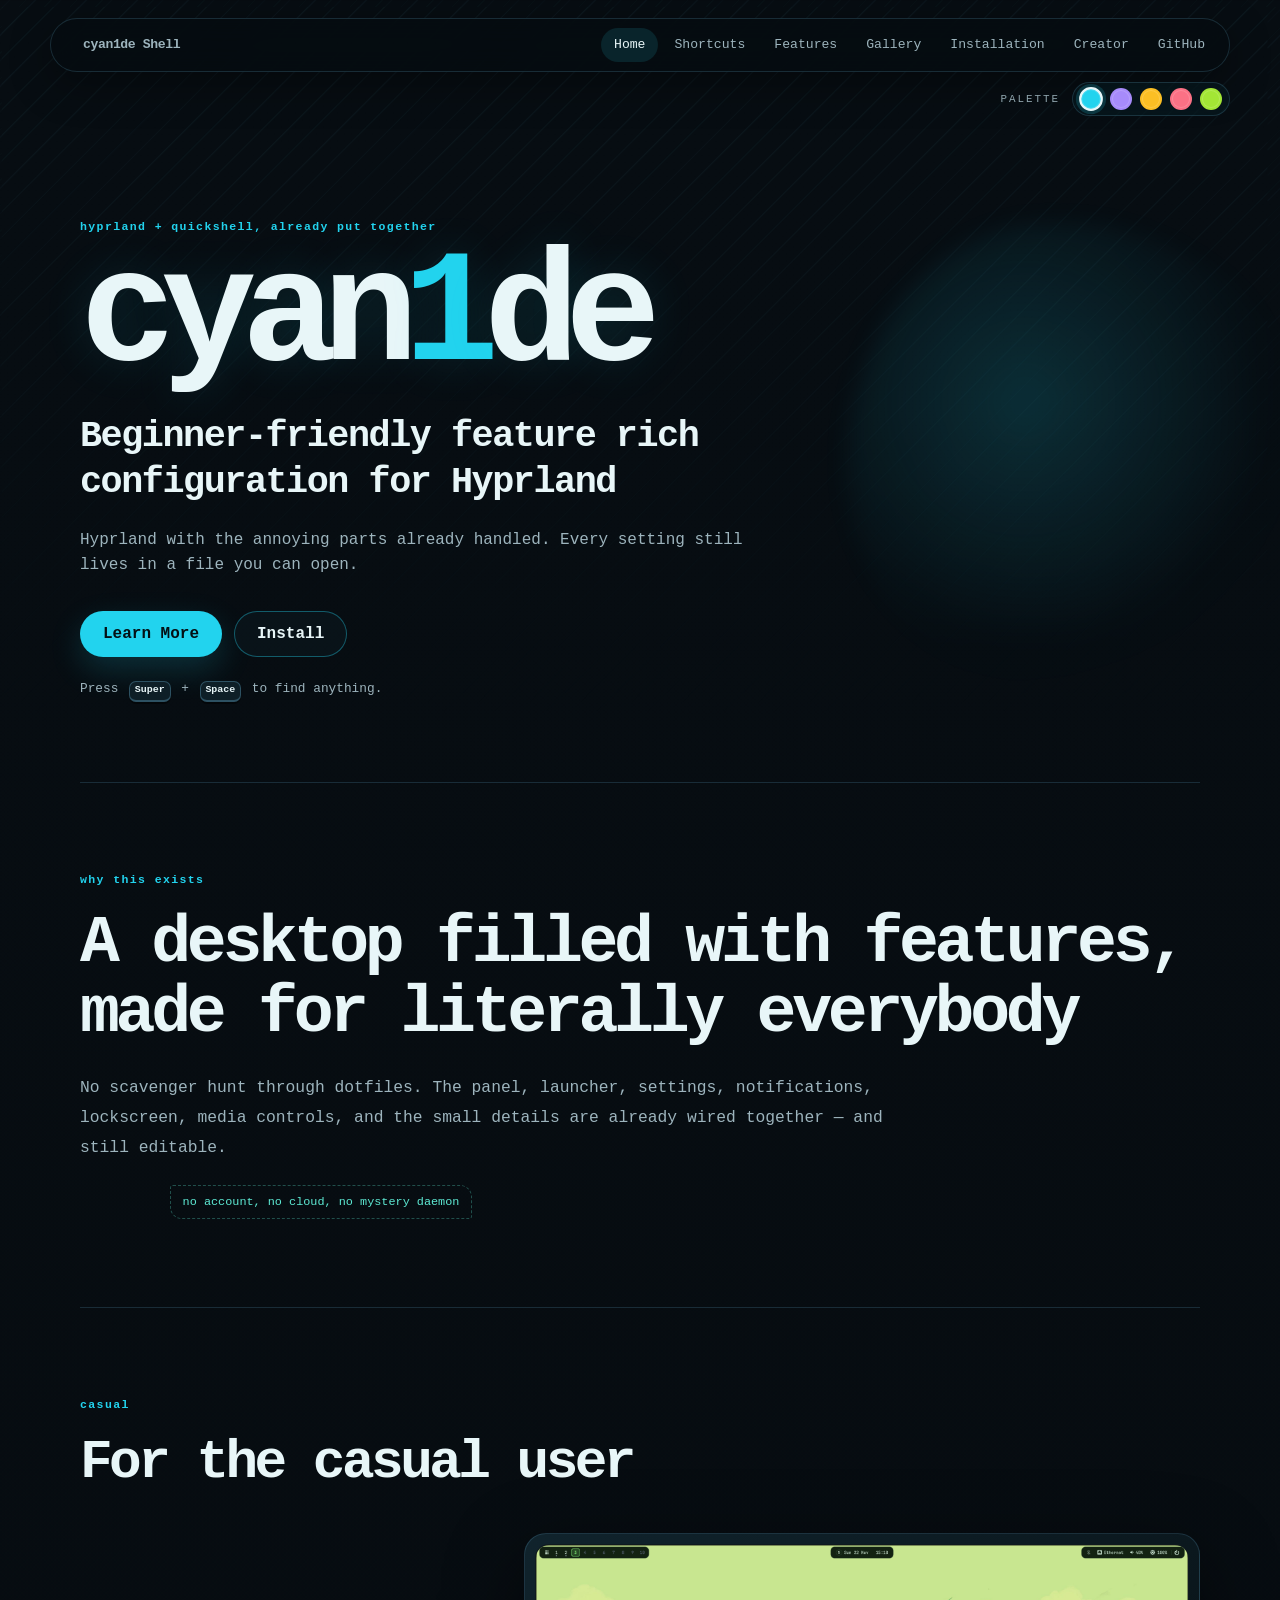
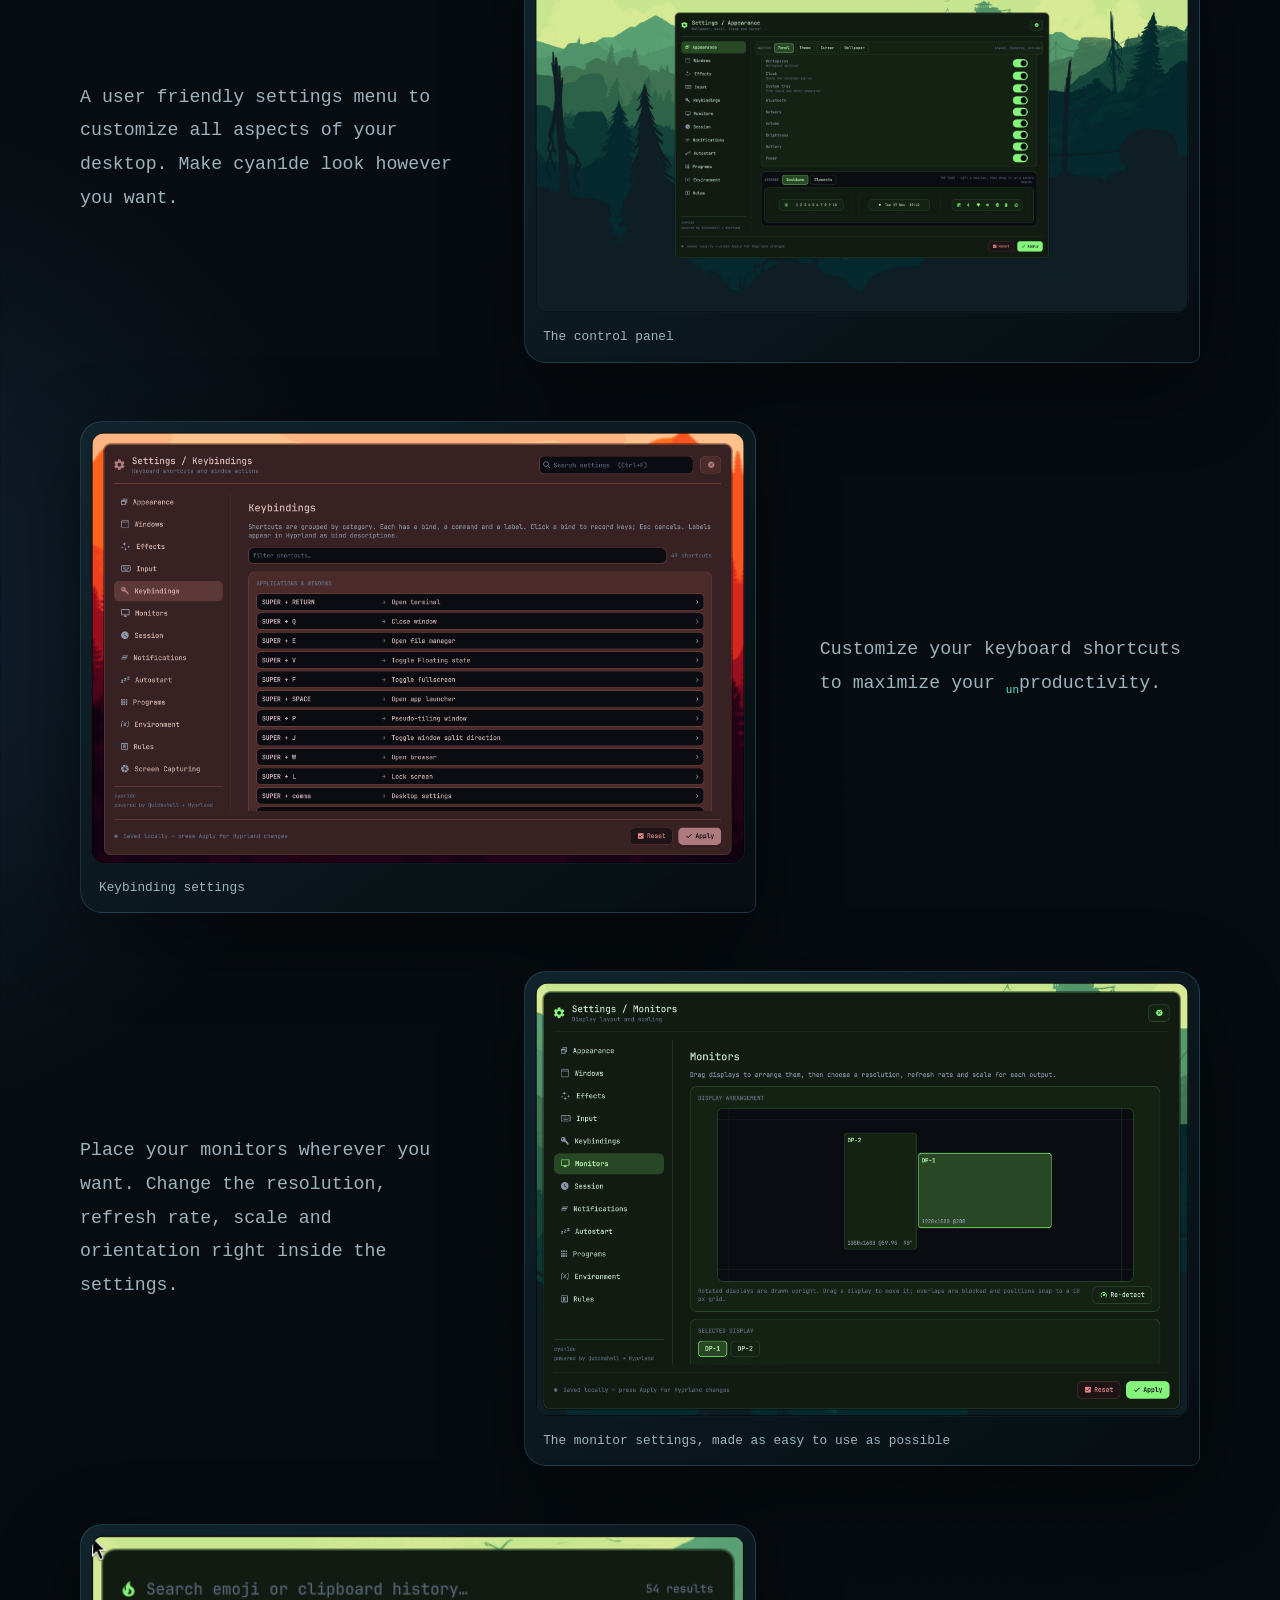
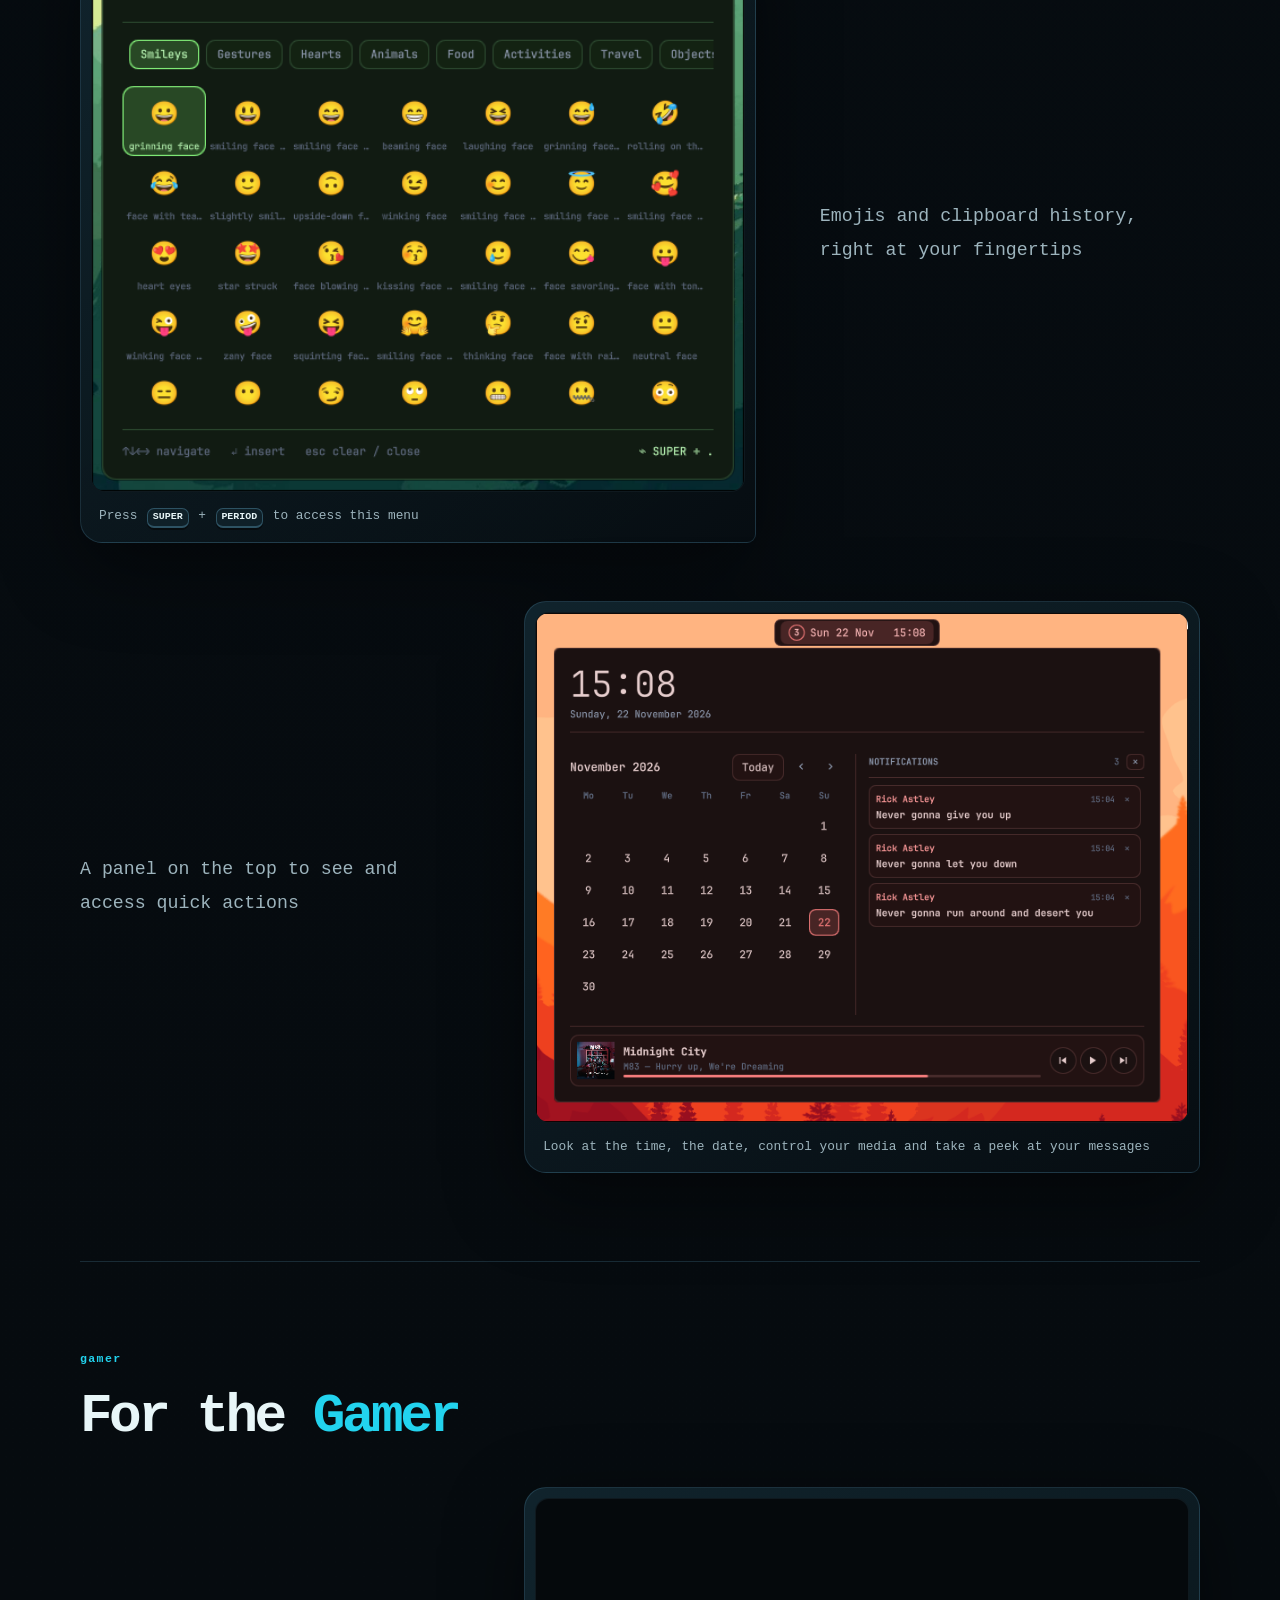
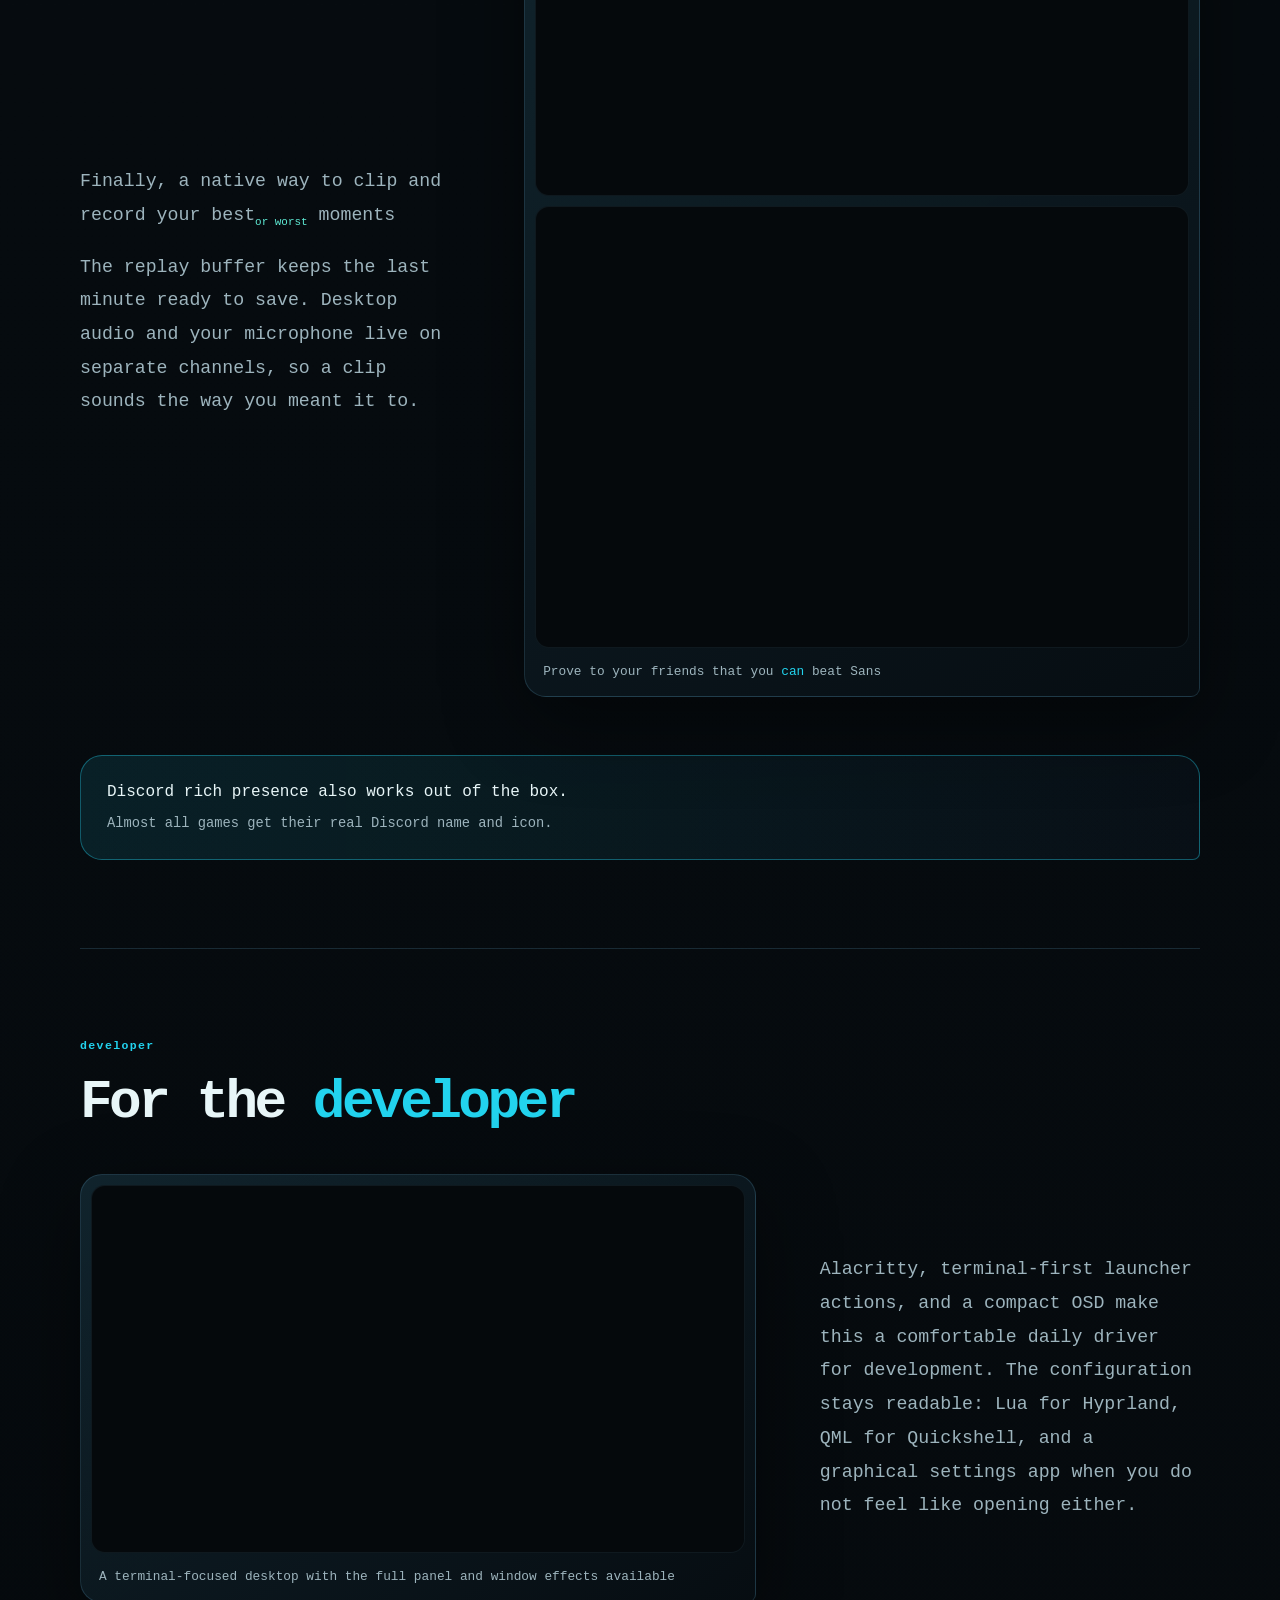
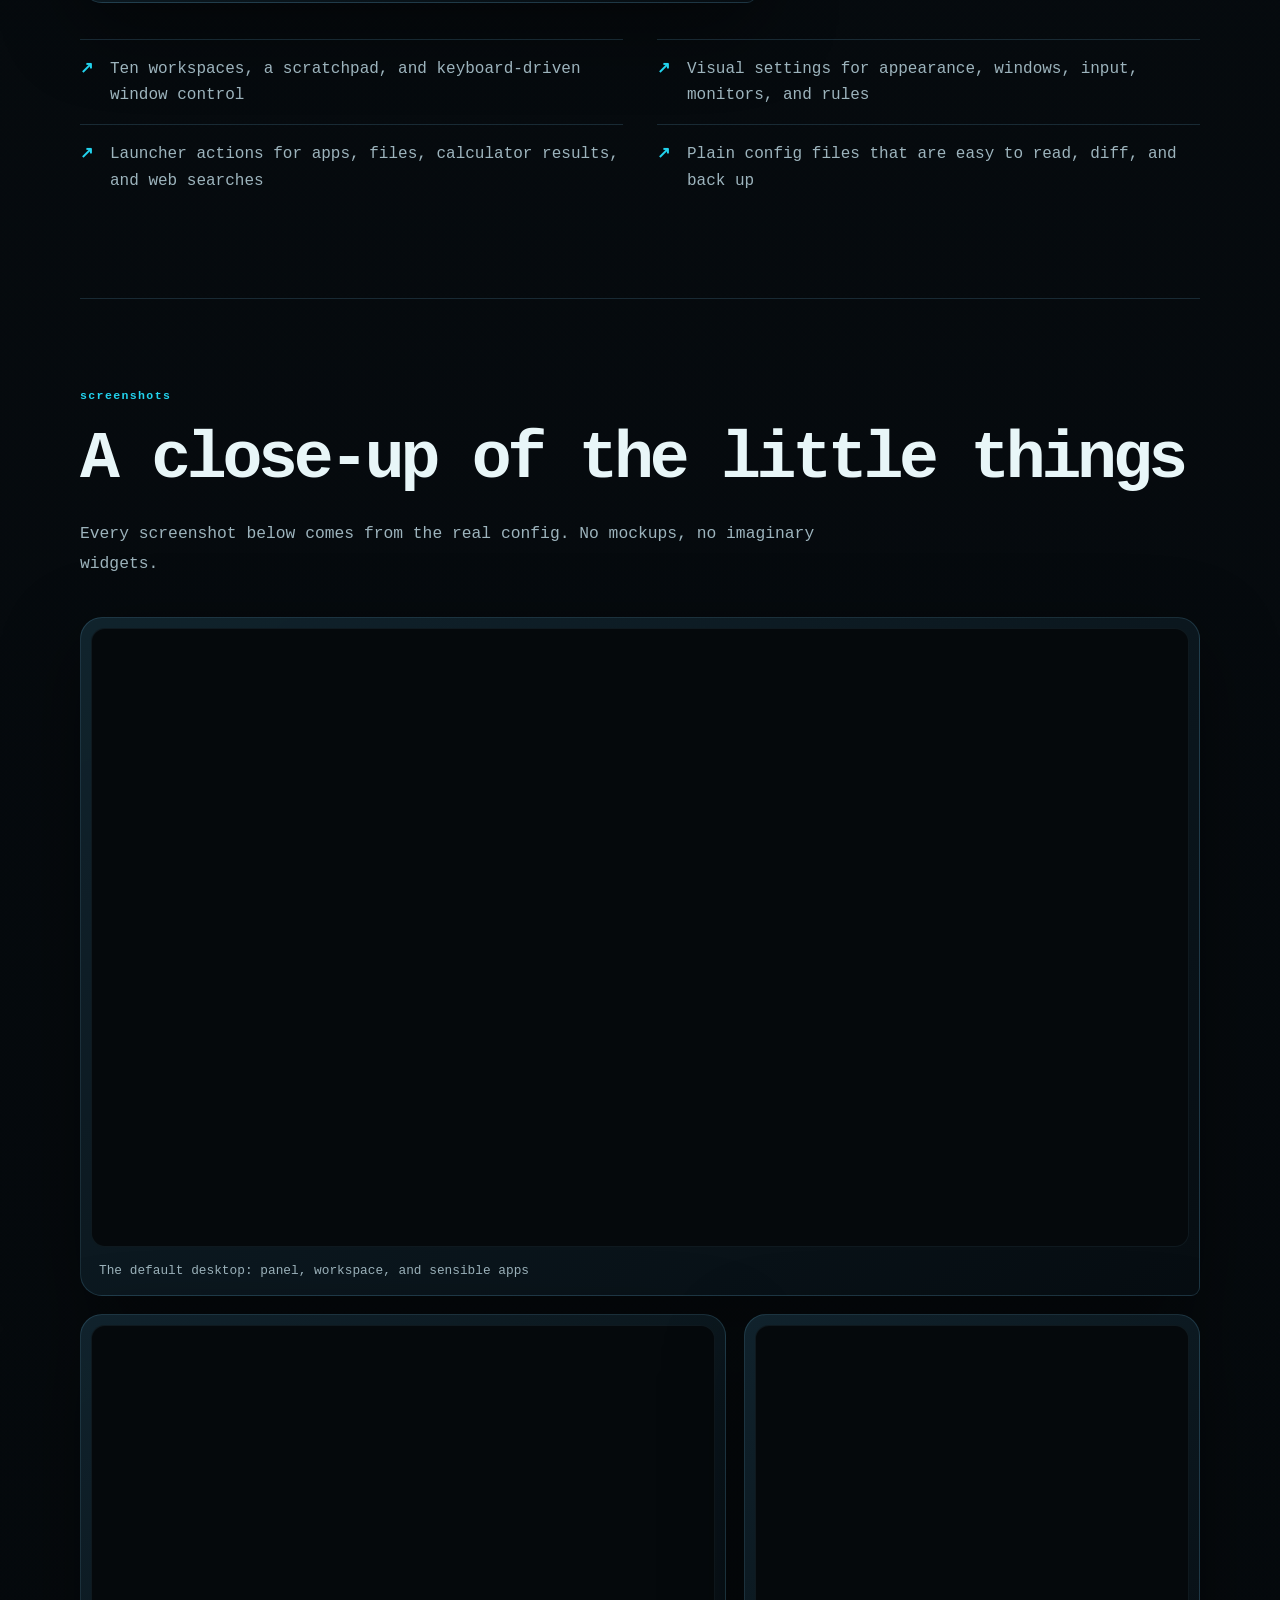
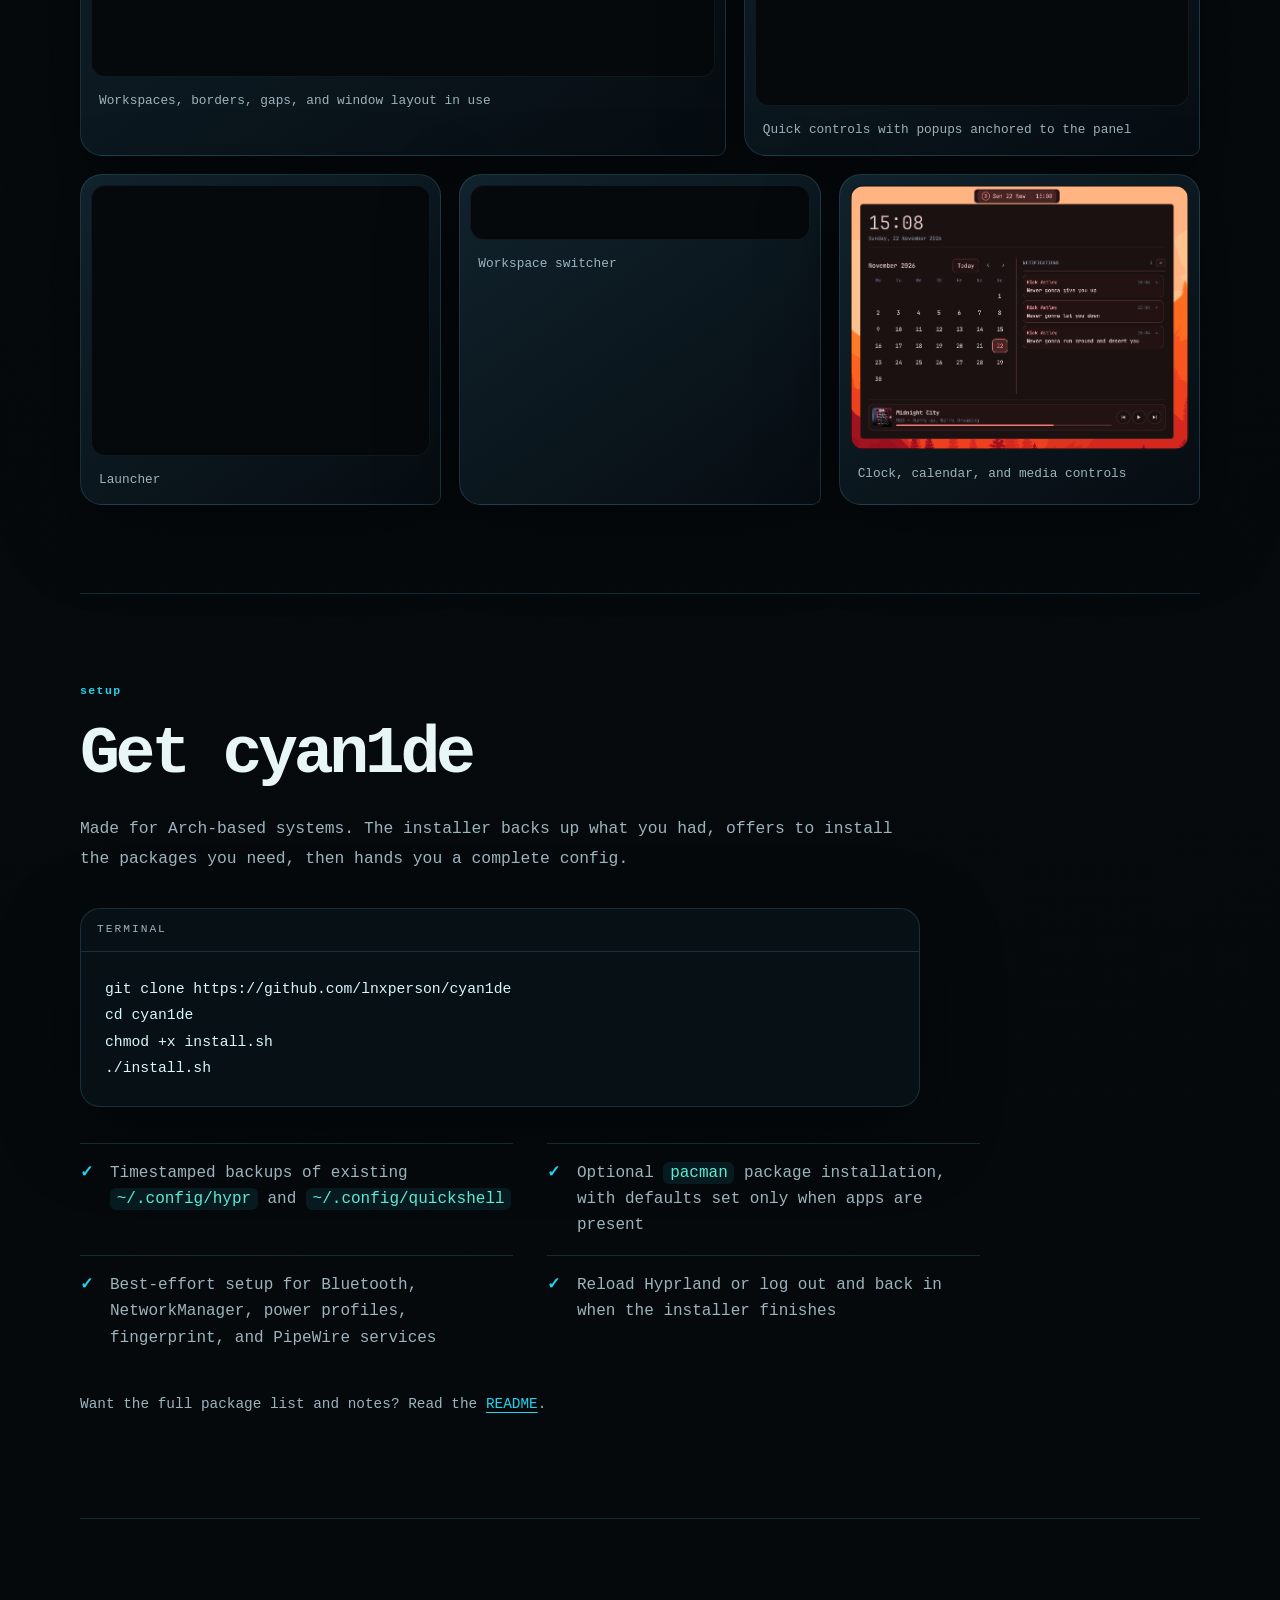
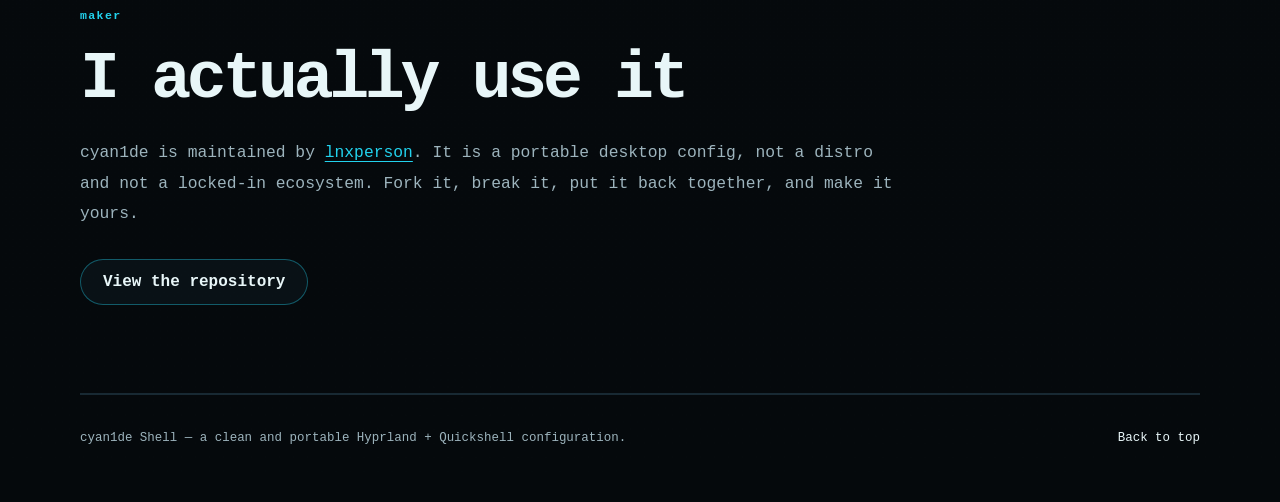
<file: index.html>
<!doctype html>
<html lang="en">
    <head>
        <meta charset="utf-8">
        <meta http-equiv="refresh" content="0; url=html/index.html">
        <link rel="canonical" href="html/index.html">
        <title> cyan1de Shell </title>
    </head>
    <body>
        <p> <a href="html/index.html"> cyan1de Shell </a> </p>
    </body>
</html>
</file>
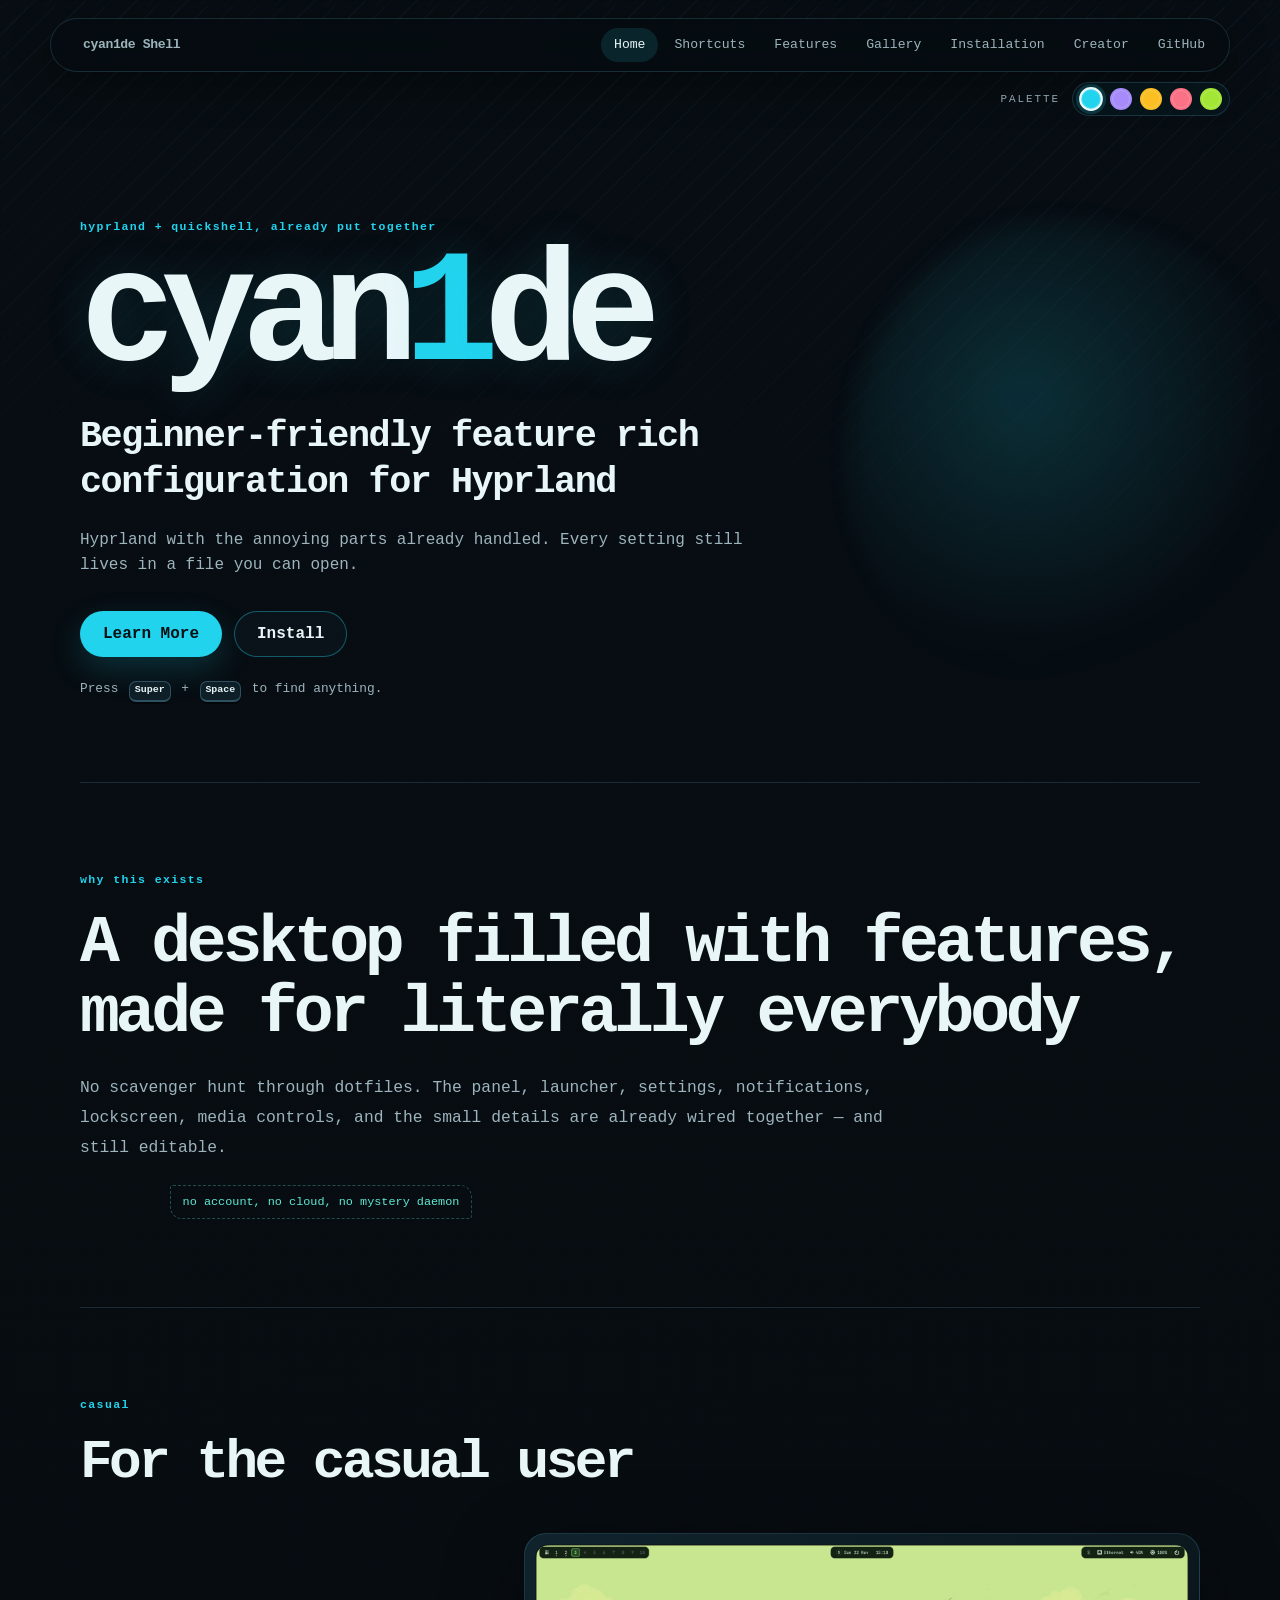
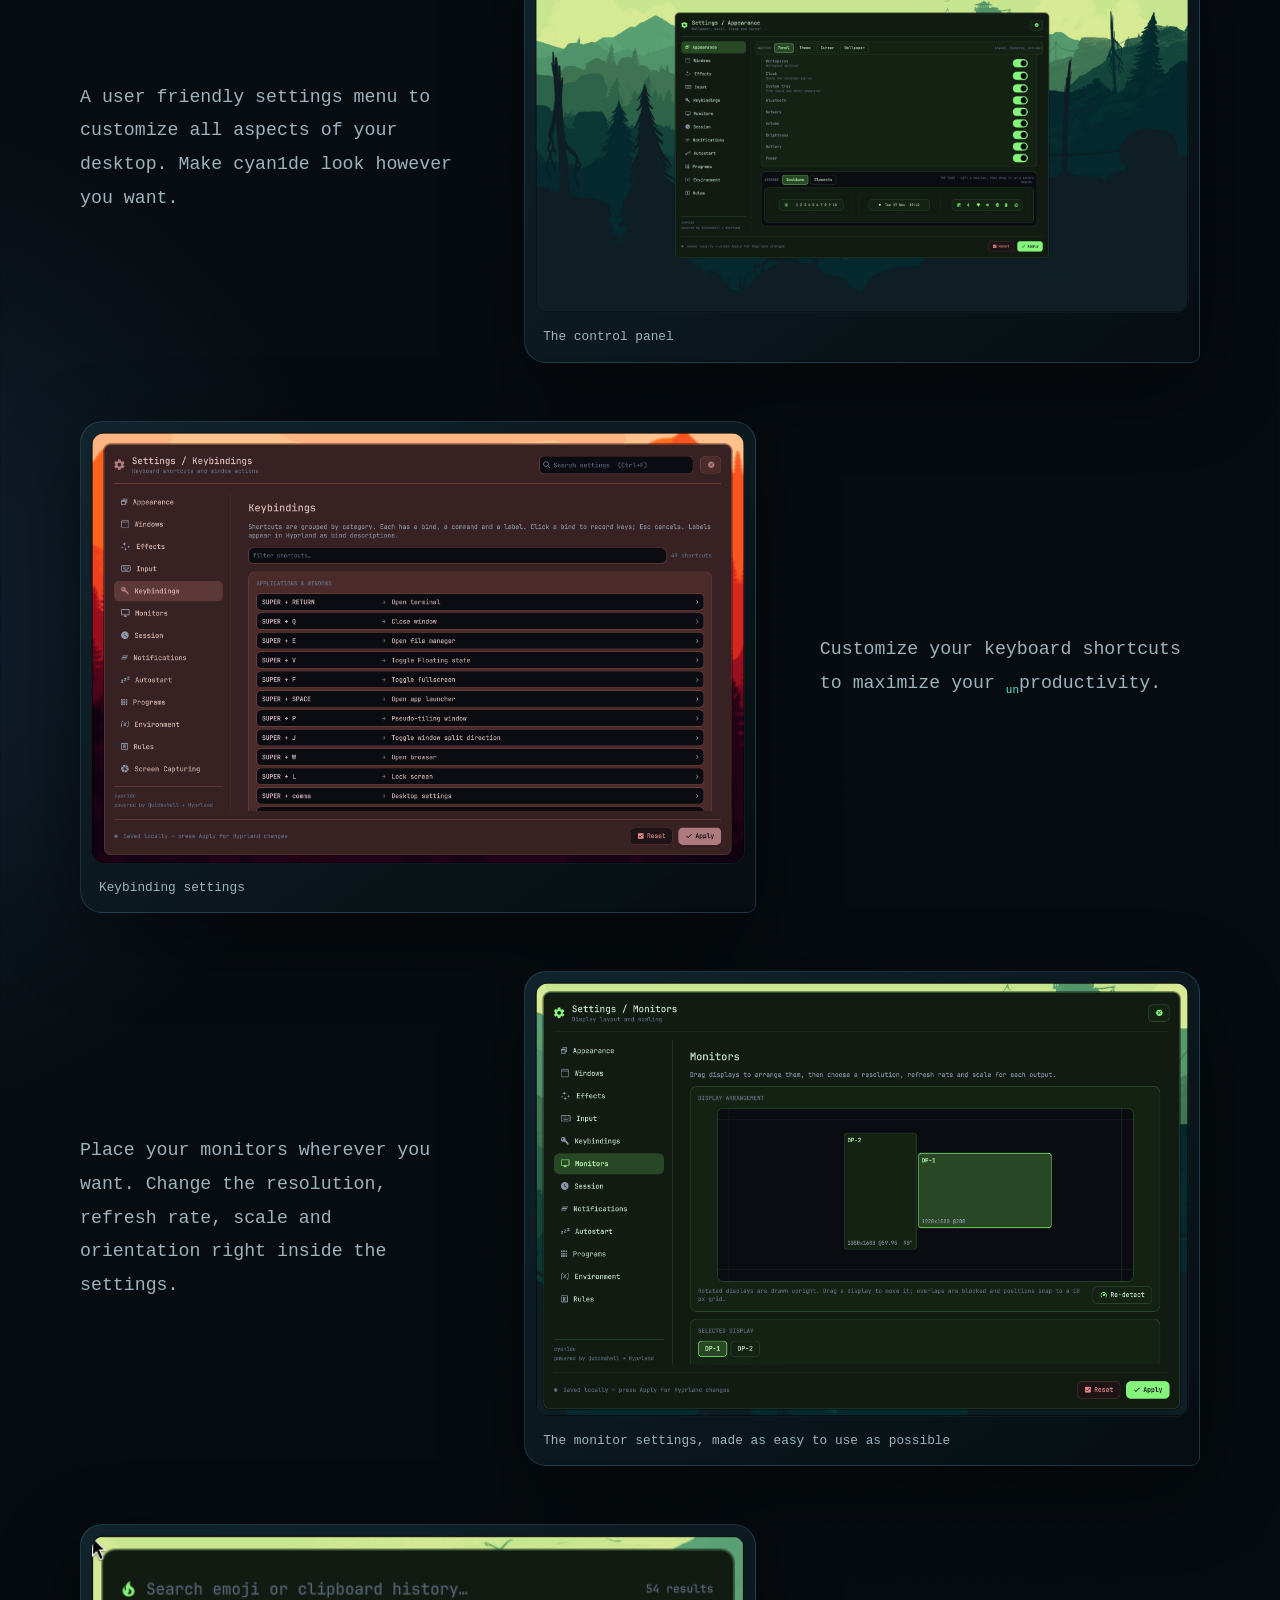
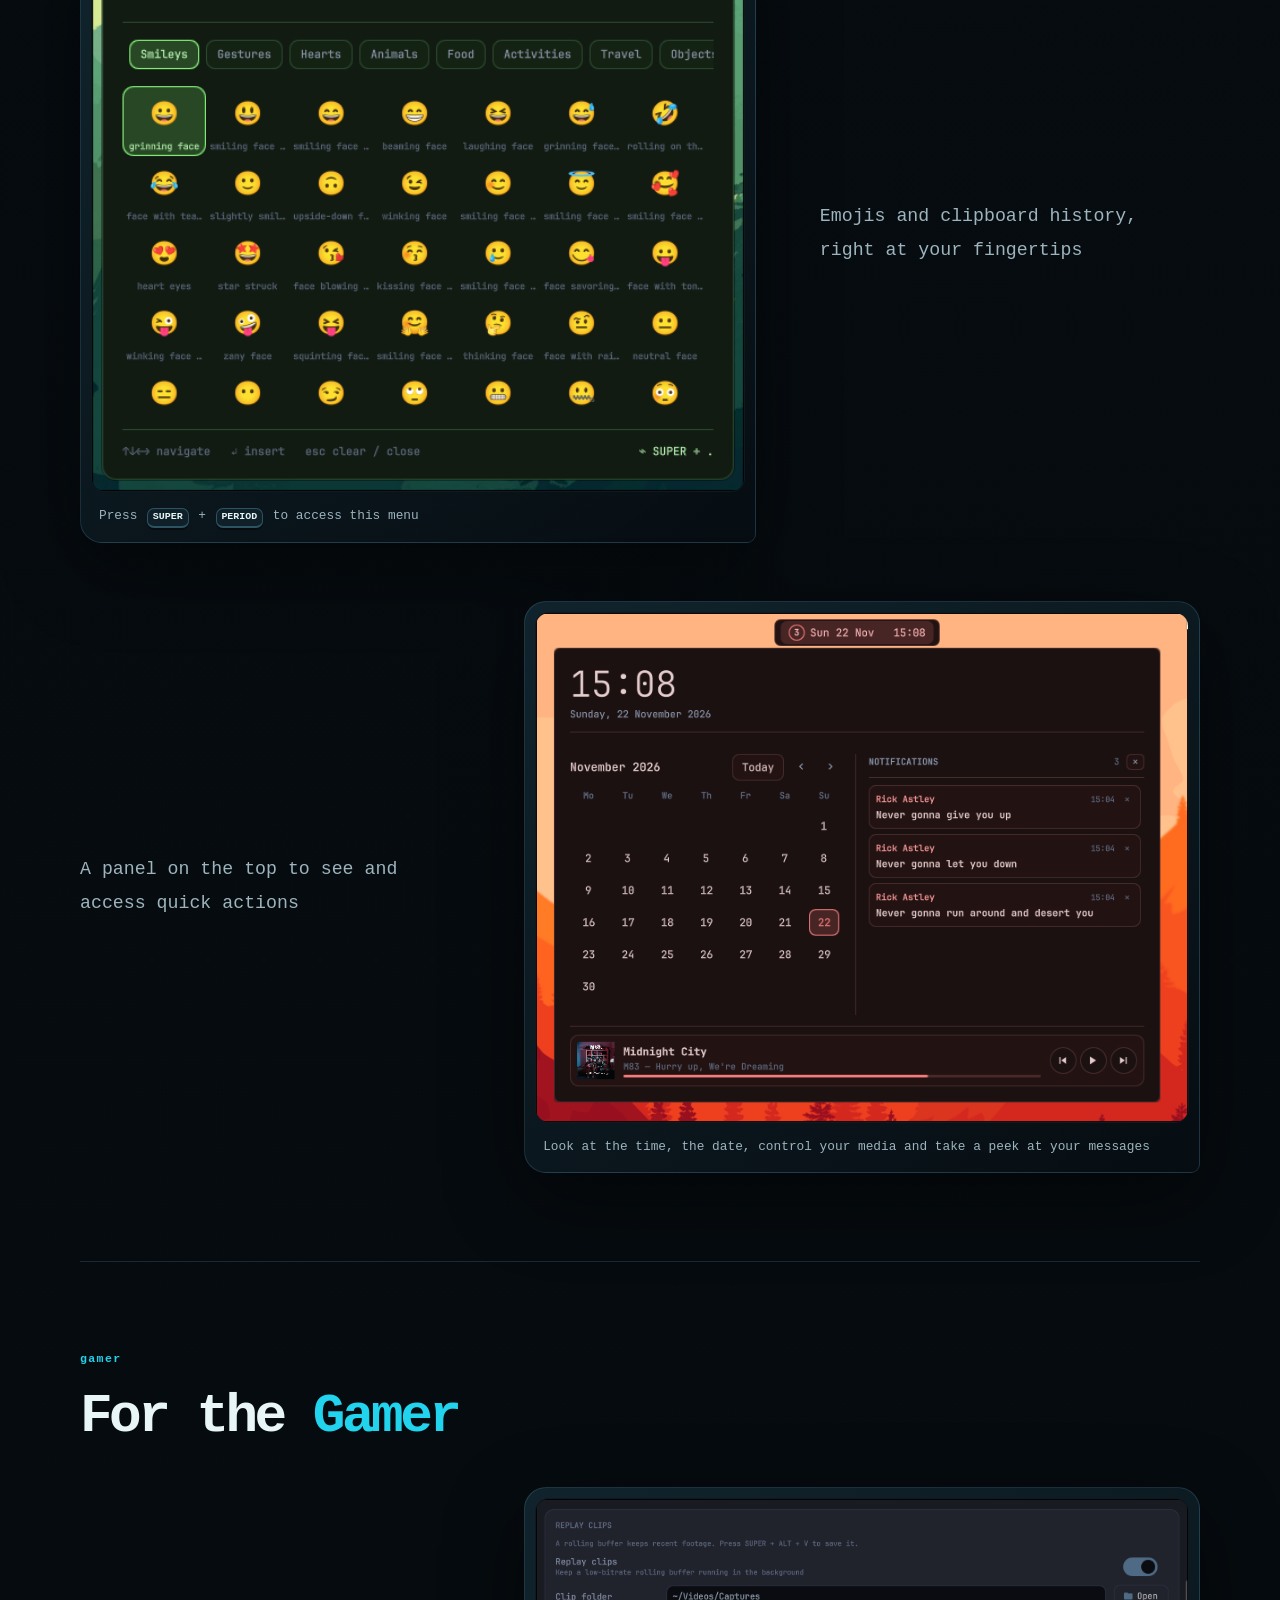
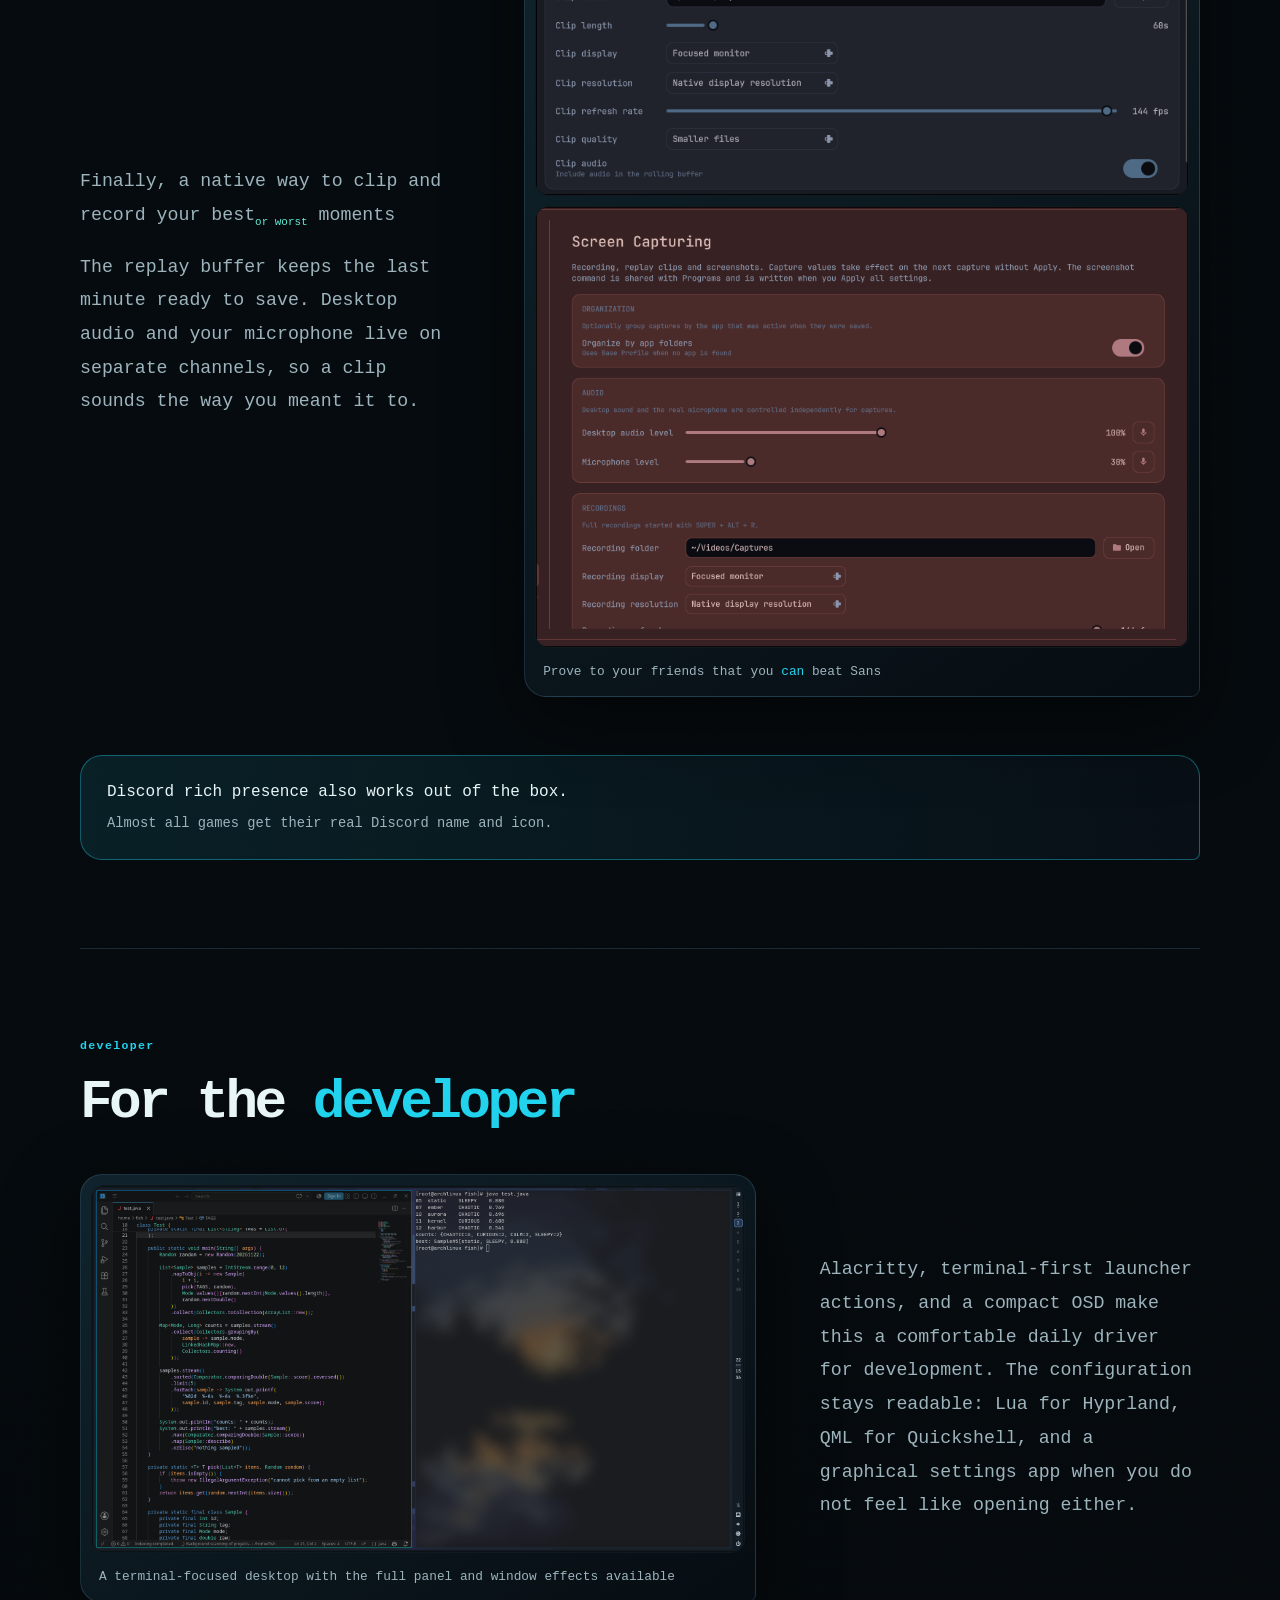
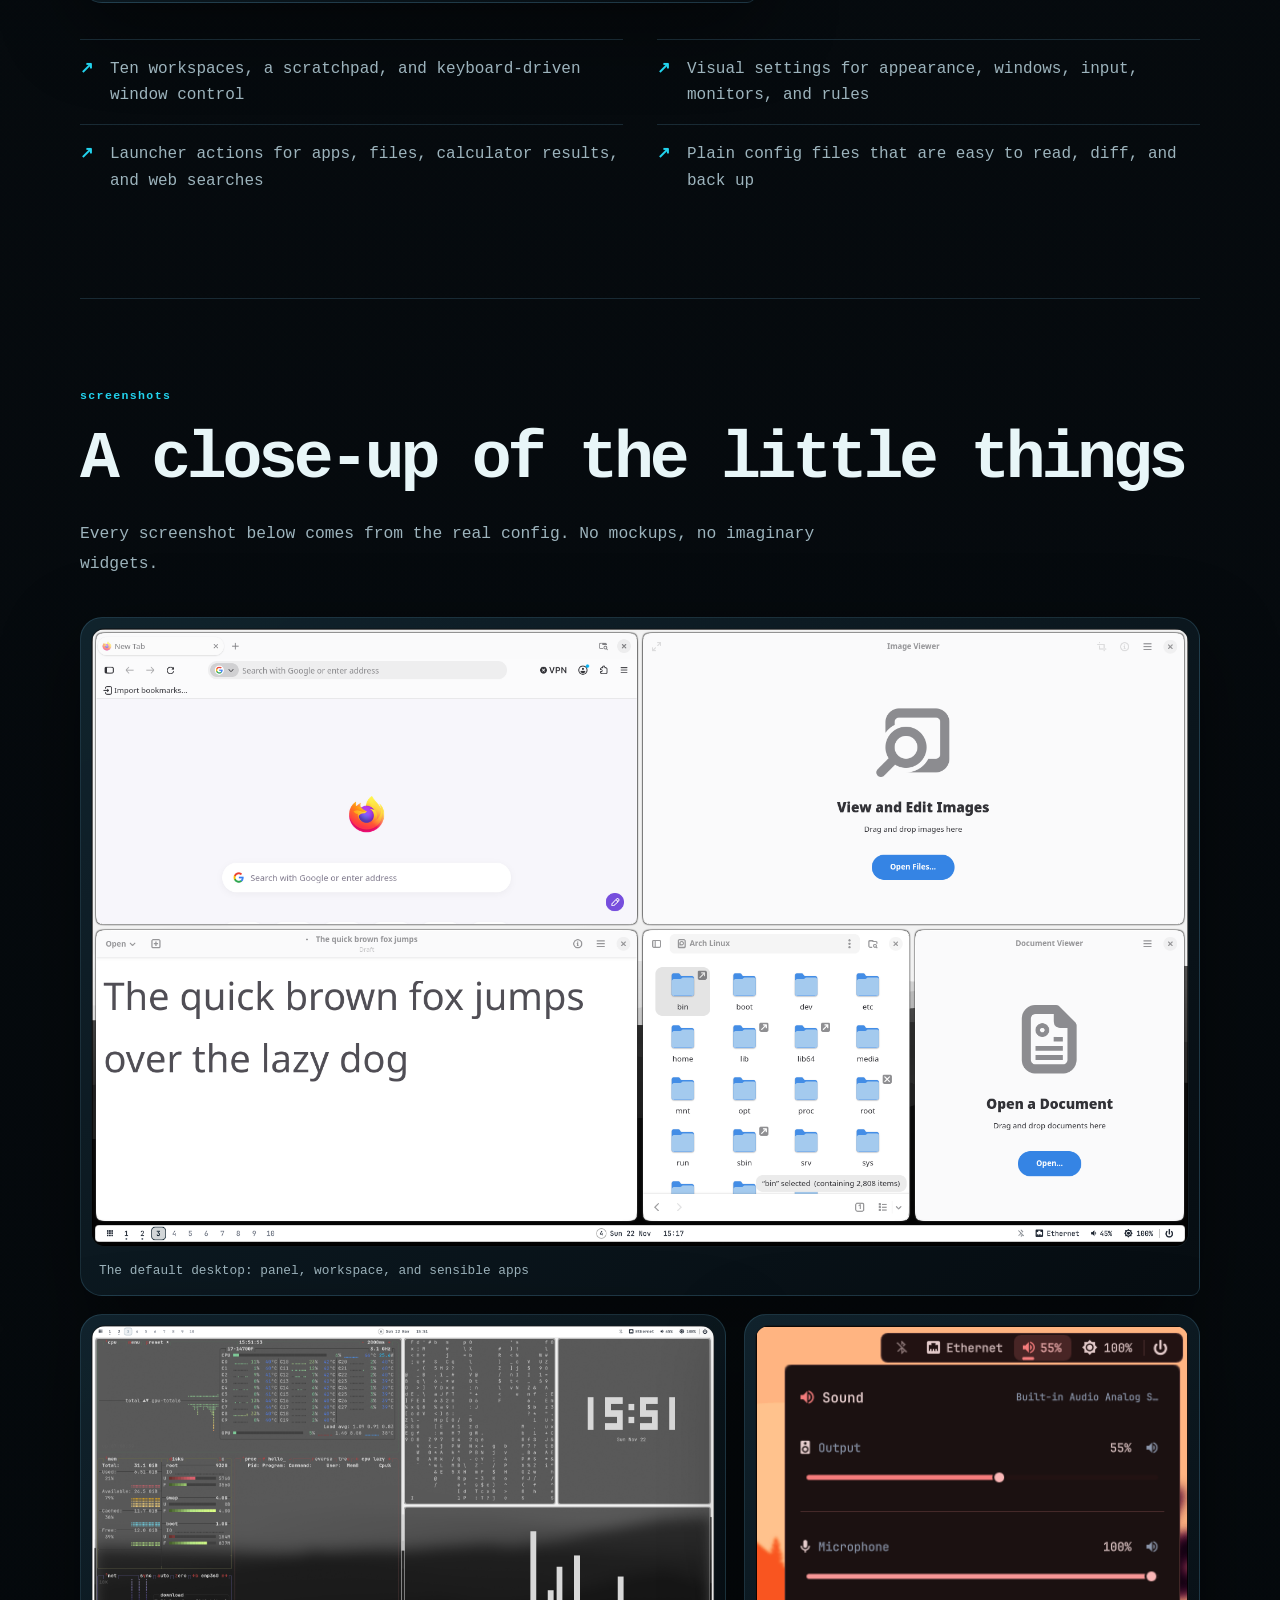
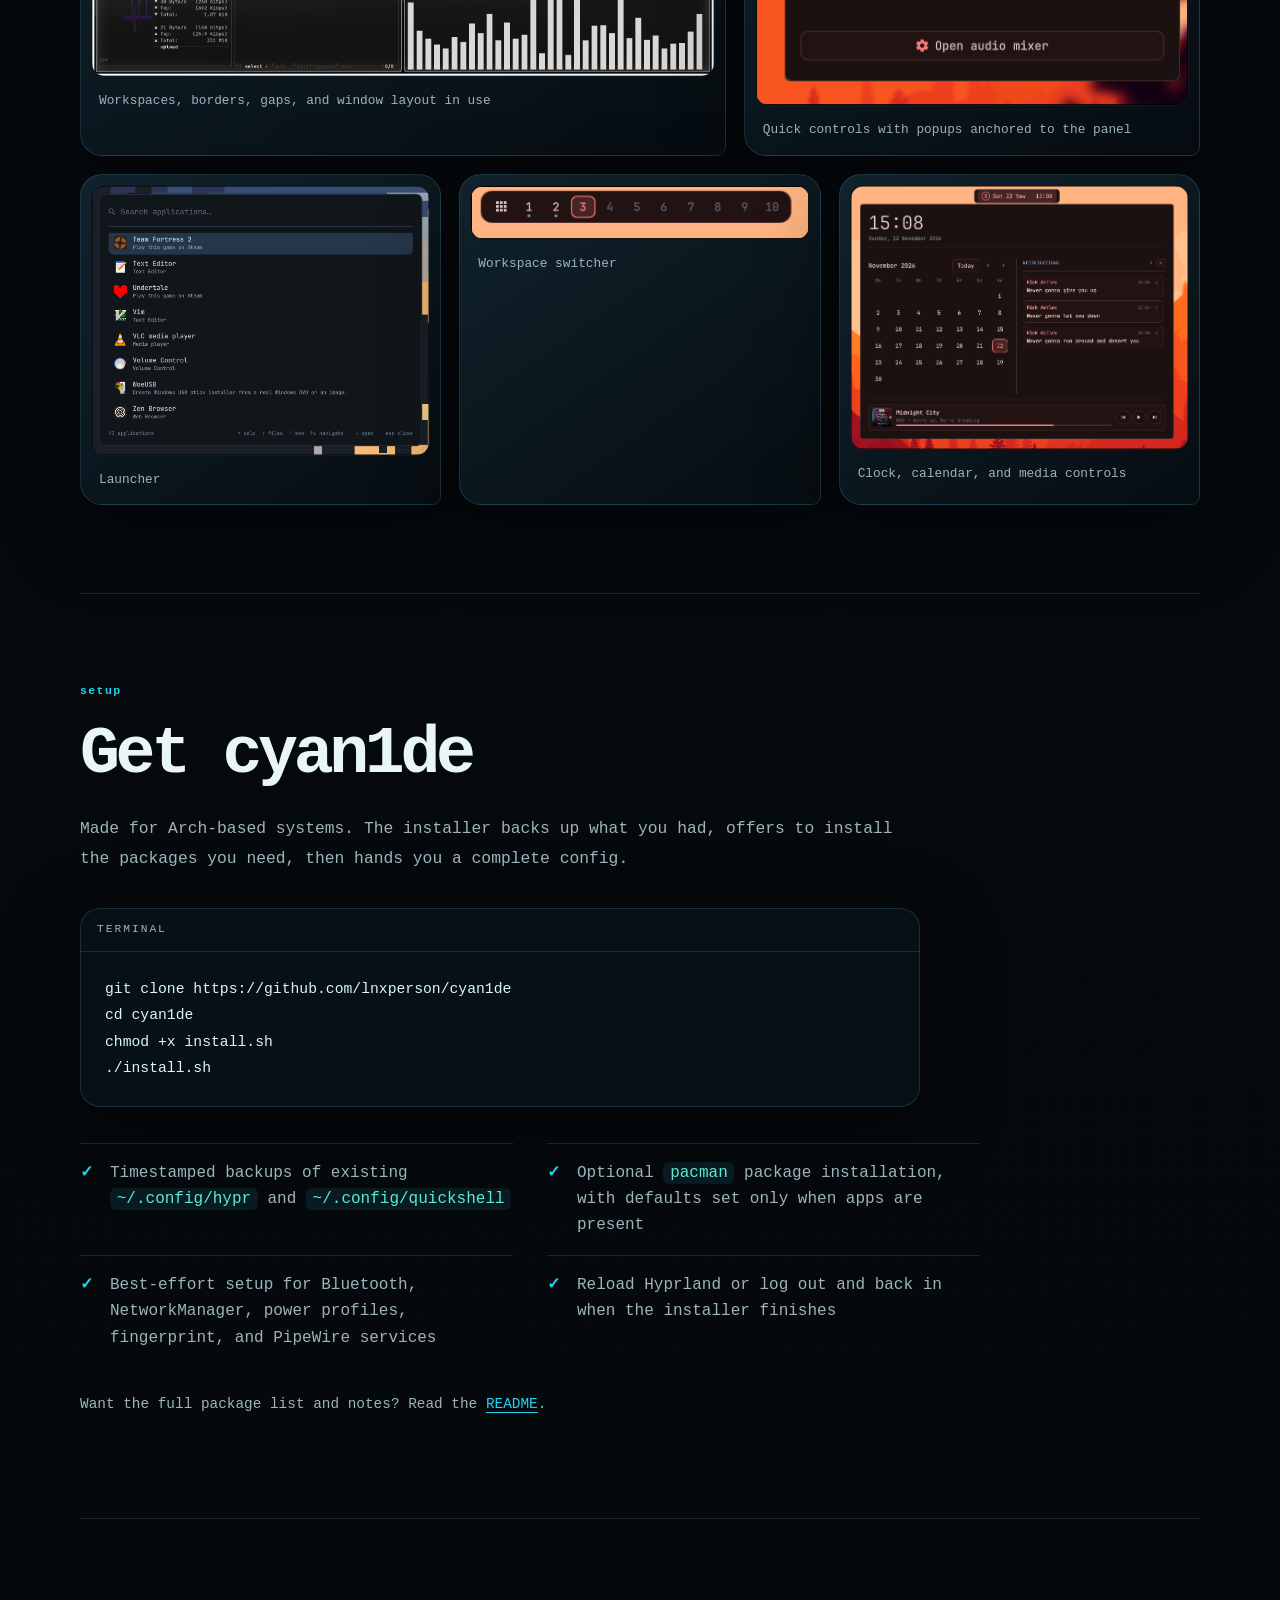
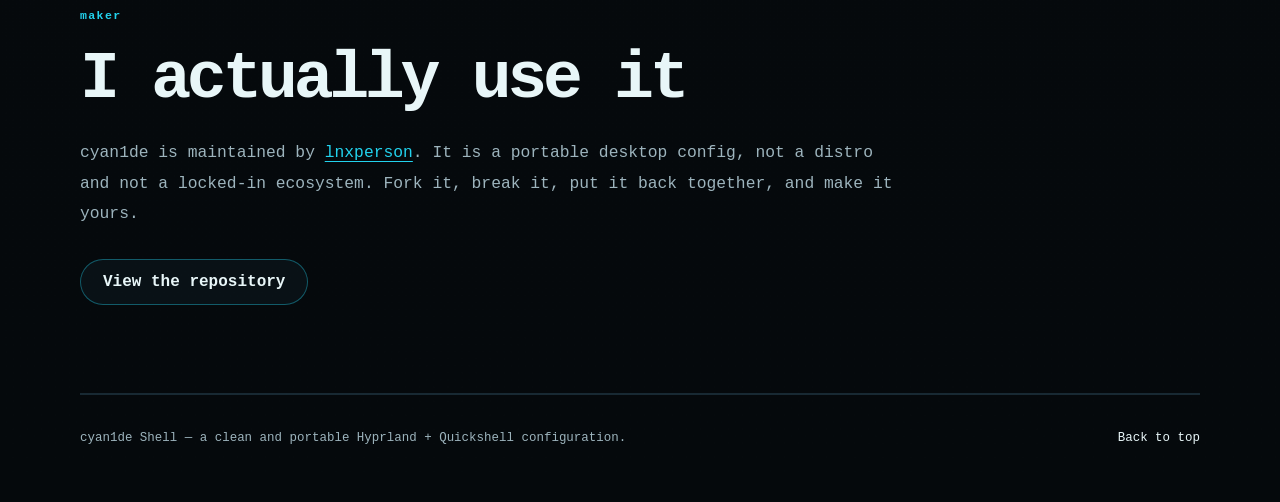
<file: html/index.html>
<!doctype html>
<html lang="en" data-theme="cyan">
    <head>
        <meta charset="utf-8">
        <meta name="viewport" content="width=device-width, initial-scale=1">
        <meta name="description" content="cyan1de Shell: a beginner-friendly, feature rich Hyprland and Quickshell configuration.">
        <title> cyan1de Shell </title>
        <link rel="stylesheet" href="../css/style.css">
    </head>
    <body>
        <a class="skip-link" href="#main"> Skip to content </a>

        <header>
            <nav id="primary_navbar" aria-label="Primary navigation">
                <section>
                    <a class="brand" href="./index.html"> cyan1de Shell </a>
                    <ul>
                        <li> <a href="./index.html" aria-current="page"> Home </a> </li>
                        <li> <a href="./shortcuts.html"> Shortcuts </a> </li>
                        <li> <a href="#features"> Features </a> </li>
                        <li> <a href="#gallery"> Gallery </a> </li>
                        <li> <a href="#installation"> Installation </a> </li>
                        <li> <a href="#creator"> Creator </a> </li>
                        <li> <a href="https://github.com/lnxperson/cyan1de" target="_blank" rel="noopener"> GitHub </a> </li>
                    </ul>
                </section>
            </nav>
            <div class="palette-bar" aria-label="Color palette">
                <span class="palette-label"> palette </span>
                <div class="palette-swatches" role="group" aria-label="Page color palette">
                    <button class="swatch" type="button" data-theme="cyan" aria-label="Cyan palette" aria-pressed="true" title="Cyan"></button>
                    <button class="swatch" type="button" data-theme="violet" aria-label="Violet palette" aria-pressed="false" title="Violet"></button>
                    <button class="swatch" type="button" data-theme="amber" aria-label="Amber palette" aria-pressed="false" title="Amber"></button>
                    <button class="swatch" type="button" data-theme="rose" aria-label="Rose palette" aria-pressed="false" title="Rose"></button>
                    <button class="swatch" type="button" data-theme="lime" aria-label="Lime palette" aria-pressed="false" title="Lime"></button>
                </div>
            </div>
        </header>

        <main id="main">
            <section class="hero">
                <p class="eyebrow"> hyprland + quickshell, already put together </p>
                <h1> cyan<span class="hero-accent">1</span>de </h1>
                <h3> Beginner-friendly feature rich configuration for Hyprland </h3>
                <p class="hero-note">
                    Hyprland with the annoying parts already handled. Every setting still lives in a file you can open.
                </p>
                <ul class="hero-actions">
                    <li> <a class="button" href="#features"> Learn More </a> </li>
                    <li> <a class="button button-ghost" href="#installation"> Install </a> </li>
                </ul>
                <p class="hero-hint"> Press <kbd>Super</kbd> + <kbd>Space</kbd> to find anything. </p>
            </section>

            <section class="section section-intro" id="features">
                <p class="kicker"> why this exists </p>
                <h2> A desktop filled with features, made for literally everybody </h2>
                <p class="lead">
                    No scavenger hunt through dotfiles. The panel, launcher, settings, notifications, lockscreen,
                    media controls, and the small details are already wired together — and still editable.
                </p>
                <p class="margin-note"> no account, no cloud, no mystery daemon </p>
            </section>

            <section class="section">
                <p class="kicker"> casual </p>
                <h3> For the casual user </h3>

                <div class="story-grid">
                    <div class="story-copy">
                        <p>
                            A user friendly settings menu to customize all aspects of your desktop. Make cyan1de look however you want.
                        </p>
                    </div>
                    <figure>
                        <img src="../pics/easy_to_configure_settings.png" alt="The settings menu" width="1920" height="1080" loading="lazy">
                        <figcaption> The control panel </figcaption>
                    </figure>
                </div>

                <div class="story-grid story-grid-reverse">
                    <div class="story-copy">
                        <p>
                            Customize your keyboard shortcuts to maximize your <sub>un</sub>productivity.
                        </p>
                    </div>
                    <figure>
                        <img src="../pics/keybind_settings.png" alt="Keybinding Settings" width="1143" height="754" loading="lazy">
                        <figcaption> Keybinding settings </figcaption>
                    </figure>
                </div>

                <div class="story-grid">
                    <div class="story-copy">
                        <p>
                            Place your monitors wherever you want. Change the resolution, refresh rate, scale and orientation right inside the settings.
                        </p>
                    </div>
                    <figure>
                        <img src="../pics/monitor_settings.png" alt="Monitor settings" width="1127" height="748" loading="lazy">
                        <figcaption> The monitor settings, made as easy to use as possible </figcaption>
                    </figure>
                </div>

                <div class="story-grid story-grid-reverse">
                    <div class="story-copy">
                        <p>
                            Emojis and clipboard history, right at your fingertips
                        </p>
                    </div>
                    <figure>
                        <img src="../pics/emoji_picker_clipboard_history.png" alt="Emoji picker and clipboard history" width="578" height="492" loading="lazy">
                        <figcaption> Press <kbd>SUPER</kbd> + <kbd>PERIOD</kbd> to access this menu </figcaption>
                    </figure>
                </div>

                <div class="story-grid">
                    <div class="story-copy">
                        <p>
                            A panel on the top to see and access quick actions
                        </p>
                    </div>
                    <figure>
                        <img src="../pics/calendar_element.png" alt="The caledar element" width="731" height="571" loading="lazy">
                        <figcaption> Look at the time, the date, control your media and take a peek at your messages </figcaption>
                    </figure>
                </div>
            </section>

            <section class="section section-tinted">
                <p class="kicker"> gamer </p>
                <h3> For the <em> Gamer </em> </h3>

                <div class="story-grid">
                    <div class="story-copy">
                        <p>
                            Finally, a native way to clip and record your best<sub>or worst</sub> moments
                        </p>
                        <p>
                            The replay buffer keeps the last minute ready to save. Desktop audio and your microphone
                            live on separate channels, so a clip sounds the way you meant it to.
                        </p>
                    </div>
                    <figure>
                        <img src="../pics/clipping.png" alt="The clip settings" width="835" height="380" loading="lazy">
                        <img src="../pics/recording.png" alt="The recording settings" width="894" height="603" loading="lazy">
                        <figcaption> Prove to your friends that you <em>can</em> beat Sans </figcaption>
                    </figure>
                </div>

                <aside class="callout">
                    <p> Discord rich presence also works out of the box. </p>
                    <p class="callout-note"> Almost all games get their real Discord name and icon. </p>
                </aside>
            </section>

            <section class="section">
                <p class="kicker"> developer </p>
                <h3> For the <em> developer </em> </h3>

                <div class="story-grid story-grid-reverse">
                    <div class="story-copy">
                        <p>
                            Alacritty, terminal-first launcher actions, and a compact OSD make this a comfortable
                            daily driver for development. The configuration stays readable: Lua for Hyprland, QML
                            for Quickshell, and a graphical settings app when you do not feel like opening either.
                        </p>
                    </div>
                    <figure>
                        <img src="../pics/great_for_developers.png" alt="A development workspace on cyan1de" width="1920" height="1080" loading="lazy">
                        <figcaption> A terminal-focused desktop with the full panel and window effects available </figcaption>
                    </figure>
                </div>

                <ul class="feature-list">
                    <li> Ten workspaces, a scratchpad, and keyboard-driven window control </li>
                    <li> Visual settings for appearance, windows, input, monitors, and rules </li>
                    <li> Launcher actions for apps, files, calculator results, and web searches </li>
                    <li> Plain config files that are easy to read, diff, and back up </li>
                </ul>
            </section>

            <section class="section" id="gallery">
                <p class="kicker"> screenshots </p>
                <h2> A close-up of the little things </h2>
                <p class="lead">
                    Every screenshot below comes from the real config. No mockups, no imaginary widgets.
                </p>

                <div class="gallery-grid">
                    <figure class="gallery-wide">
                        <img src="../pics/default_apps.png" alt="The default cyan1de desktop" width="1920" height="1080" loading="lazy">
                        <figcaption> The default desktop: panel, workspace, and sensible apps </figcaption>
                    </figure>
                    <figure>
                        <img src="../pics/eye_candy_window_management.png" alt="Window management with cyan1de borders and gaps" width="1920" height="1080" loading="lazy">
                        <figcaption> Workspaces, borders, gaps, and window layout in use </figcaption>
                    </figure>
                    <figure>
                        <img src="../pics/action_section.png" alt="The top bar action section" width="437" height="383" loading="lazy">
                        <figcaption> Quick controls with popups anchored to the panel </figcaption>
                    </figure>
                    <figure class="gallery-third">
                        <img src="../pics/launcher.png" alt="The cyan1de launcher" width="669" height="534" loading="lazy">
                        <figcaption> Launcher </figcaption>
                    </figure>
                    <figure class="gallery-third">
                        <img src="../pics/workspace_switcher.png" alt="The workspace switcher" width="351" height="56" loading="lazy">
                        <figcaption> Workspace switcher </figcaption>
                    </figure>
                    <figure class="gallery-third">
                        <img src="../pics/calendar_element.png" alt="Calendar and media controls" width="731" height="571" loading="lazy">
                        <figcaption> Clock, calendar, and media controls </figcaption>
                    </figure>
                </div>
            </section>

            <section class="section section-install" id="installation">
                <p class="kicker"> setup </p>
                <h2> Get cyan1de </h2>
                <p class="lead">
                    Made for Arch-based systems. The installer backs up what you had, offers to install the packages
                    you need, then hands you a complete config.
                </p>

                <div class="install-card">
                    <div class="install-title"> terminal </div>
<pre><code>git clone https://github.com/lnxperson/cyan1de
cd cyan1de
chmod +x install.sh
./install.sh</code></pre>
                </div>

                <ul class="check-list">
                    <li> Timestamped backups of existing <code>~/.config/hypr</code> and <code>~/.config/quickshell</code> </li>
                    <li> Optional <code>pacman</code> package installation, with defaults set only when apps are present </li>
                    <li> Best-effort setup for Bluetooth, NetworkManager, power profiles, fingerprint, and PipeWire services </li>
                    <li> Reload Hyprland or log out and back in when the installer finishes </li>
                </ul>

                <p class="install-link">
                    Want the full package list and notes? Read the
                    <a href="https://github.com/lnxperson/cyan1de#readme" target="_blank" rel="noopener">README</a>.
                </p>
            </section>

            <section class="section section-creator" id="creator">
                <p class="kicker"> maker </p>
                <h2> I actually use it </h2>
                <p class="lead">
                    cyan1de is maintained by <a href="https://github.com/lnxperson" target="_blank" rel="noopener">lnxperson</a>.
                    It is a portable desktop config, not a distro and not a locked-in ecosystem. Fork it, break it,
                    put it back together, and make it yours.
                </p>
                <a class="button button-ghost" href="https://github.com/lnxperson/cyan1de" target="_blank" rel="noopener"> View the repository </a>
            </section>
        </main>

        <footer>
            <p> cyan1de Shell — a clean and portable Hyprland + Quickshell configuration. </p>
            <p> <a href="#main"> Back to top </a> </p>
        </footer>
        <div class="pointer-pulse" aria-hidden="true"></div>
        <script src="../js/palette.js"></script>
        <script src="../js/pointer-glow.js"></script>
    </body>
</html>
</file>
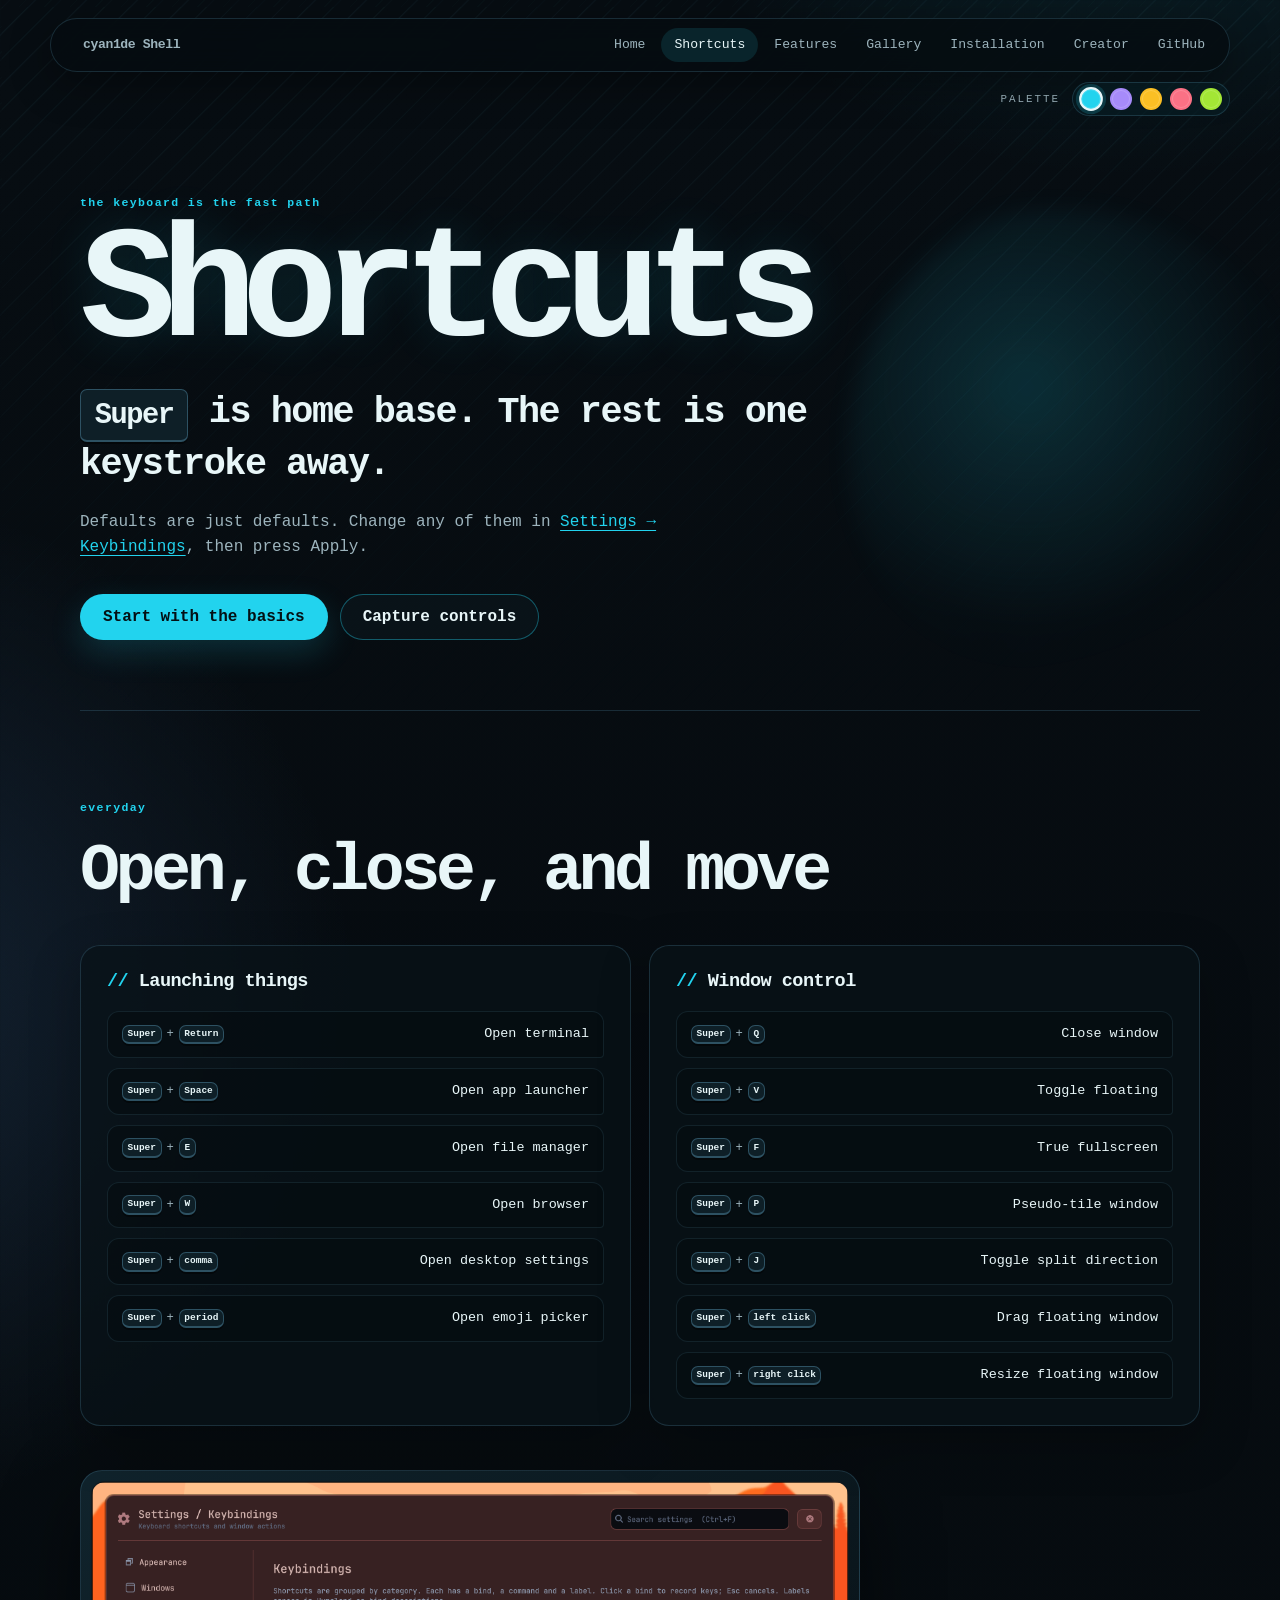
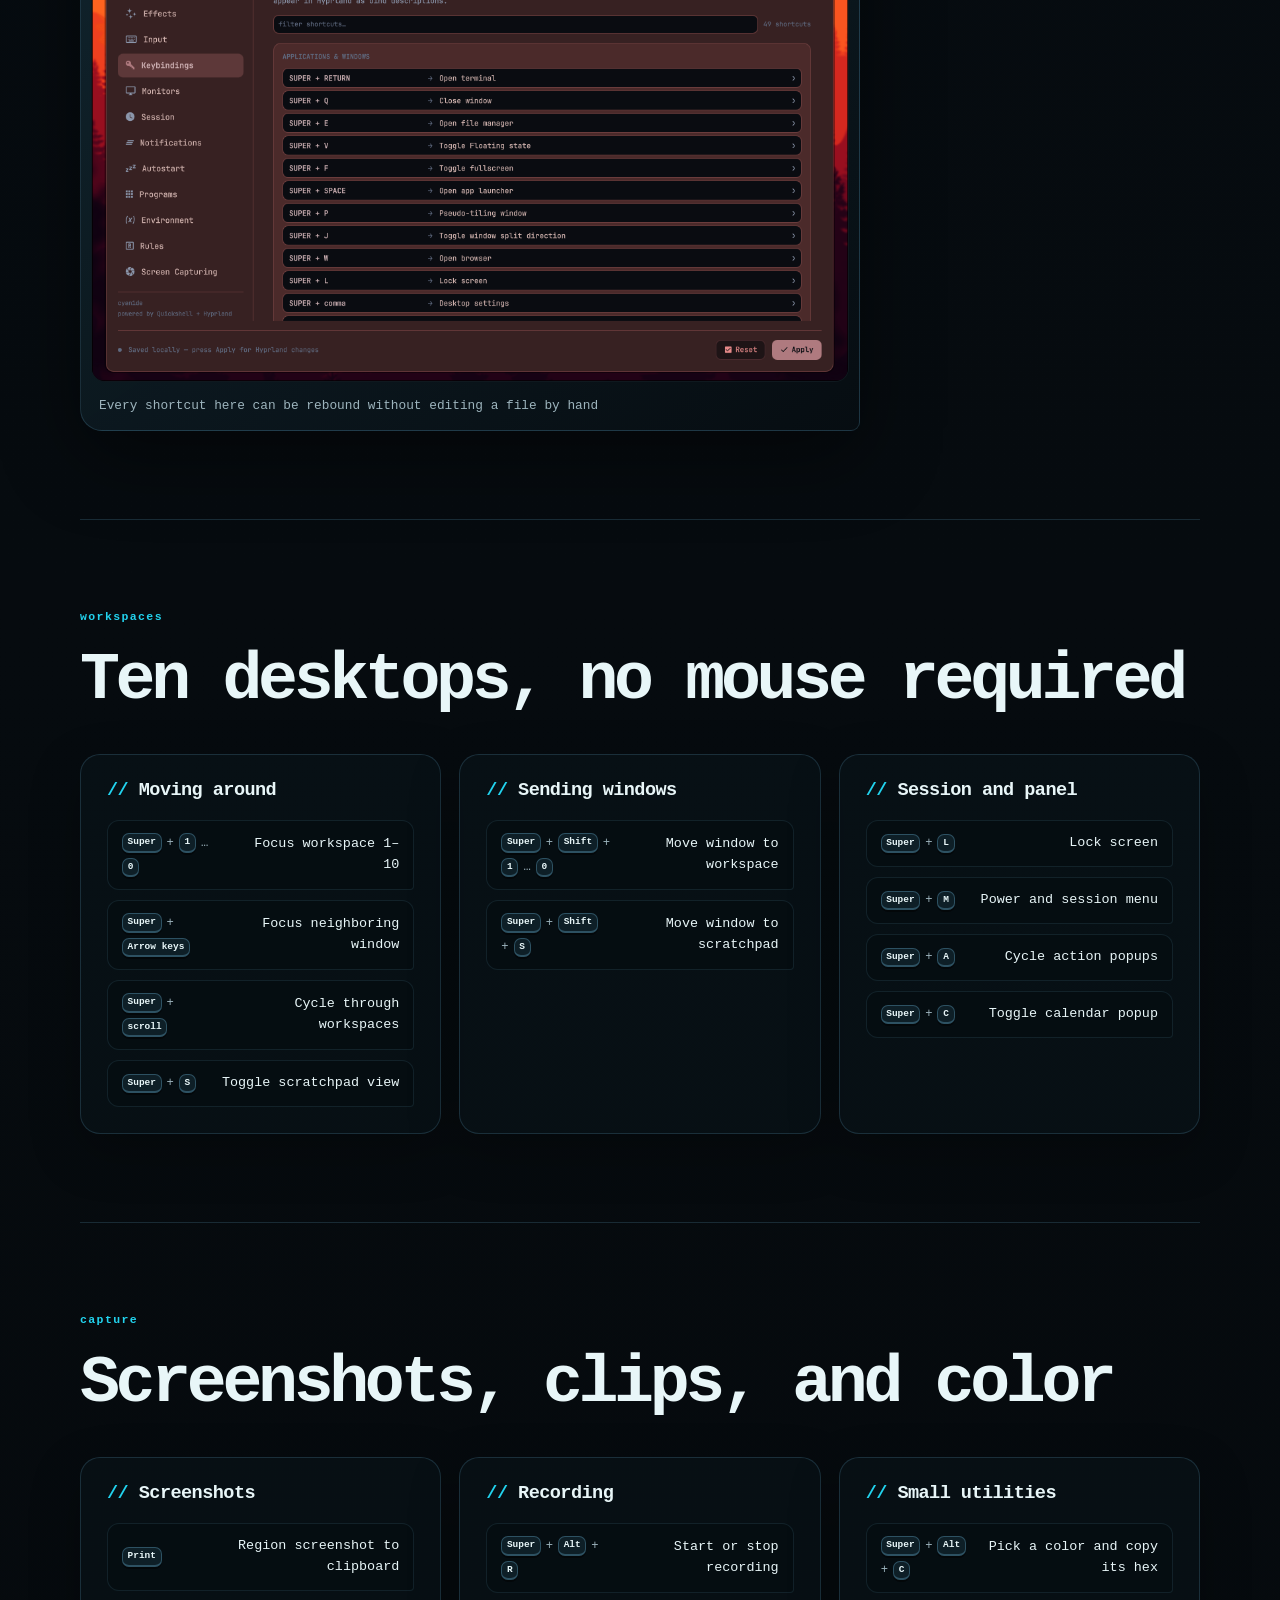
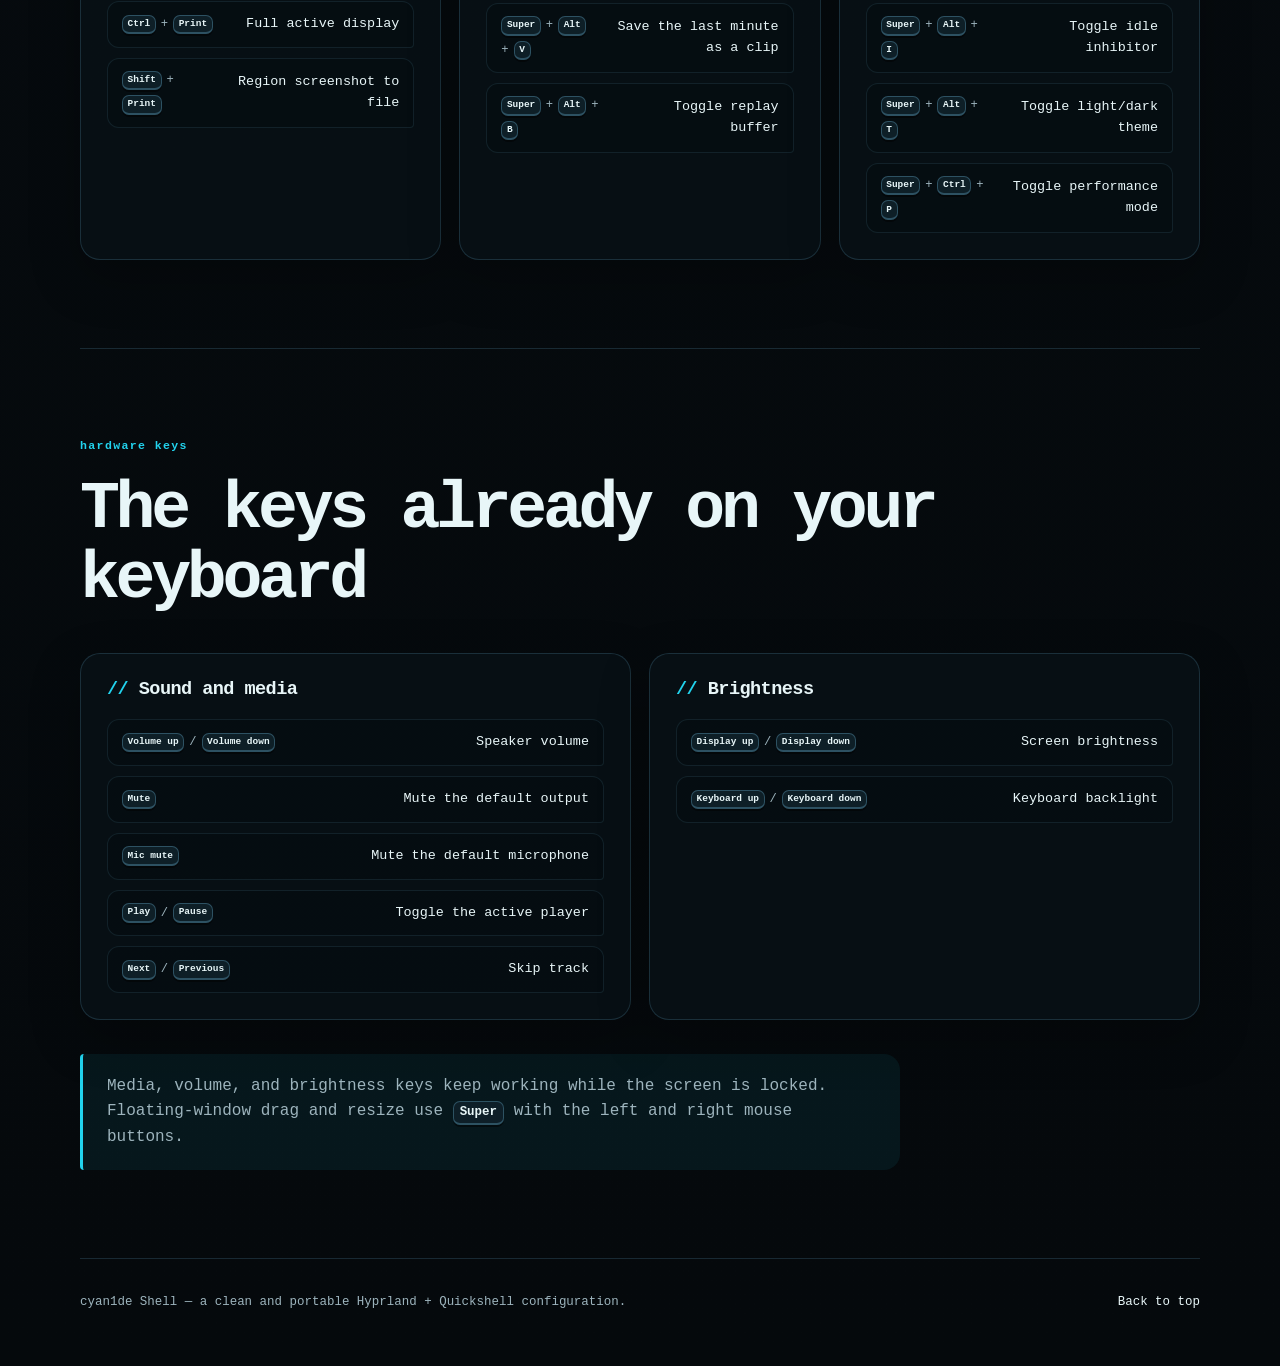
<file: html/shortcuts.html>
<!doctype html>
<html lang="en" data-theme="cyan">
    <head>
        <meta charset="utf-8">
        <meta name="viewport" content="width=device-width, initial-scale=1">
        <meta name="description" content="The default cyan1de Shell keyboard shortcuts for Hyprland, screenshots, recording, and system controls.">
        <title> cyan1de Shell — Shortcuts </title>
        <link rel="stylesheet" href="../css/style.css">
    </head>
    <body>
        <a class="skip-link" href="#main"> Skip to content </a>

        <header>
            <nav id="primary_navbar" aria-label="Primary navigation">
                <section>
                    <a class="brand" href="./index.html"> cyan1de Shell </a>
                    <ul>
                        <li> <a href="./index.html"> Home </a> </li>
                        <li> <a href="./shortcuts.html" aria-current="page"> Shortcuts </a> </li>
                        <li> <a href="./index.html#features"> Features </a> </li>
                        <li> <a href="./index.html#gallery"> Gallery </a> </li>
                        <li> <a href="./index.html#installation"> Installation </a> </li>
                        <li> <a href="./index.html#creator"> Creator </a> </li>
                        <li> <a href="https://github.com/lnxperson/cyan1de" target="_blank" rel="noopener"> GitHub </a> </li>
                    </ul>
                </section>
            </nav>
            <div class="palette-bar" aria-label="Color palette">
                <span class="palette-label"> palette </span>
                <div class="palette-swatches" role="group" aria-label="Page color palette">
                    <button class="swatch" type="button" data-theme="cyan" aria-label="Cyan palette" aria-pressed="true" title="Cyan"></button>
                    <button class="swatch" type="button" data-theme="violet" aria-label="Violet palette" aria-pressed="false" title="Violet"></button>
                    <button class="swatch" type="button" data-theme="amber" aria-label="Amber palette" aria-pressed="false" title="Amber"></button>
                    <button class="swatch" type="button" data-theme="rose" aria-label="Rose palette" aria-pressed="false" title="Rose"></button>
                    <button class="swatch" type="button" data-theme="lime" aria-label="Lime palette" aria-pressed="false" title="Lime"></button>
                </div>
            </div>
        </header>

        <main id="main">
            <section class="hero hero-compact">
                <p class="eyebrow"> the keyboard is the fast path </p>
                <h1> Shortcuts </h1>
                <h3> <kbd>Super</kbd> is home base. The rest is one keystroke away. </h3>
                <p class="hero-note">
                    Defaults are just defaults. Change any of them in
                    <a href="./index.html#features">Settings → Keybindings</a>, then press Apply.
                </p>
                <ul class="hero-actions">
                    <li> <a class="button" href="#everyday"> Start with the basics </a> </li>
                    <li> <a class="button button-ghost" href="#capture"> Capture controls </a> </li>
                </ul>
            </section>

            <section class="section" id="everyday">
                <p class="kicker"> everyday </p>
                <h2> Open, close, and move </h2>

                <div class="shortcut-grid">
                    <div class="shortcut-card">
                        <h2> Launching things </h2>
                        <ul class="shortcut-list">
                            <li> <span class="keys"><kbd>Super</kbd> + <kbd>Return</kbd></span> <span class="shortcut-action">Open terminal</span> </li>
                            <li> <span class="keys"><kbd>Super</kbd> + <kbd>Space</kbd></span> <span class="shortcut-action">Open app launcher</span> </li>
                            <li> <span class="keys"><kbd>Super</kbd> + <kbd>E</kbd></span> <span class="shortcut-action">Open file manager</span> </li>
                            <li> <span class="keys"><kbd>Super</kbd> + <kbd>W</kbd></span> <span class="shortcut-action">Open browser</span> </li>
                            <li> <span class="keys"><kbd>Super</kbd> + <kbd>comma</kbd></span> <span class="shortcut-action">Open desktop settings</span> </li>
                            <li> <span class="keys"><kbd>Super</kbd> + <kbd>period</kbd></span> <span class="shortcut-action">Open emoji picker</span> </li>
                        </ul>
                    </div>

                    <div class="shortcut-card">
                        <h2> Window control </h2>
                        <ul class="shortcut-list">
                            <li> <span class="keys"><kbd>Super</kbd> + <kbd>Q</kbd></span> <span class="shortcut-action">Close window</span> </li>
                            <li> <span class="keys"><kbd>Super</kbd> + <kbd>V</kbd></span> <span class="shortcut-action">Toggle floating</span> </li>
                            <li> <span class="keys"><kbd>Super</kbd> + <kbd>F</kbd></span> <span class="shortcut-action">True fullscreen</span> </li>
                            <li> <span class="keys"><kbd>Super</kbd> + <kbd>P</kbd></span> <span class="shortcut-action">Pseudo-tile window</span> </li>
                            <li> <span class="keys"><kbd>Super</kbd> + <kbd>J</kbd></span> <span class="shortcut-action">Toggle split direction</span> </li>
                            <li> <span class="keys"><kbd>Super</kbd> + <kbd>left click</kbd></span> <span class="shortcut-action">Drag floating window</span> </li>
                            <li> <span class="keys"><kbd>Super</kbd> + <kbd>right click</kbd></span> <span class="shortcut-action">Resize floating window</span> </li>
                        </ul>
                    </div>
                </div>

                <figure class="shortcut-figure">
                    <img src="../pics/keybind_settings.png" alt="The keybinding settings page" width="1143" height="754" loading="lazy">
                    <figcaption> Every shortcut here can be rebound without editing a file by hand </figcaption>
                </figure>
            </section>

            <section class="section" id="workspaces">
                <p class="kicker"> workspaces </p>
                <h2> Ten desktops, no mouse required </h2>

                <div class="shortcut-grid">
                    <div class="shortcut-card">
                        <h2> Moving around </h2>
                        <ul class="shortcut-list">
                            <li> <span class="keys"><kbd>Super</kbd> + <kbd>1</kbd> … <kbd>0</kbd></span> <span class="shortcut-action">Focus workspace 1–10</span> </li>
                            <li> <span class="keys"><kbd>Super</kbd> + <kbd>Arrow keys</kbd></span> <span class="shortcut-action">Focus neighboring window</span> </li>
                            <li> <span class="keys"><kbd>Super</kbd> + <kbd>scroll</kbd></span> <span class="shortcut-action">Cycle through workspaces</span> </li>
                            <li> <span class="keys"><kbd>Super</kbd> + <kbd>S</kbd></span> <span class="shortcut-action">Toggle scratchpad view</span> </li>
                        </ul>
                    </div>

                    <div class="shortcut-card">
                        <h2> Sending windows </h2>
                        <ul class="shortcut-list">
                            <li> <span class="keys"><kbd>Super</kbd> + <kbd>Shift</kbd> + <kbd>1</kbd> … <kbd>0</kbd></span> <span class="shortcut-action">Move window to workspace</span> </li>
                            <li> <span class="keys"><kbd>Super</kbd> + <kbd>Shift</kbd> + <kbd>S</kbd></span> <span class="shortcut-action">Move window to scratchpad</span> </li>
                        </ul>
                    </div>

                    <div class="shortcut-card">
                        <h2> Session and panel </h2>
                        <ul class="shortcut-list">
                            <li> <span class="keys"><kbd>Super</kbd> + <kbd>L</kbd></span> <span class="shortcut-action">Lock screen</span> </li>
                            <li> <span class="keys"><kbd>Super</kbd> + <kbd>M</kbd></span> <span class="shortcut-action">Power and session menu</span> </li>
                            <li> <span class="keys"><kbd>Super</kbd> + <kbd>A</kbd></span> <span class="shortcut-action">Cycle action popups</span> </li>
                            <li> <span class="keys"><kbd>Super</kbd> + <kbd>C</kbd></span> <span class="shortcut-action">Toggle calendar popup</span> </li>
                        </ul>
                    </div>
                </div>
            </section>

            <section class="section" id="capture">
                <p class="kicker"> capture </p>
                <h2> Screenshots, clips, and color </h2>

                <div class="shortcut-grid">
                    <div class="shortcut-card">
                        <h2> Screenshots </h2>
                        <ul class="shortcut-list">
                            <li> <span class="keys"><kbd>Print</kbd></span> <span class="shortcut-action">Region screenshot to clipboard</span> </li>
                            <li> <span class="keys"><kbd>Ctrl</kbd> + <kbd>Print</kbd></span> <span class="shortcut-action">Full active display</span> </li>
                            <li> <span class="keys"><kbd>Shift</kbd> + <kbd>Print</kbd></span> <span class="shortcut-action">Region screenshot to file</span> </li>
                        </ul>
                    </div>

                    <div class="shortcut-card">
                        <h2> Recording </h2>
                        <ul class="shortcut-list">
                            <li> <span class="keys"><kbd>Super</kbd> + <kbd>Alt</kbd> + <kbd>R</kbd></span> <span class="shortcut-action">Start or stop recording</span> </li>
                            <li> <span class="keys"><kbd>Super</kbd> + <kbd>Alt</kbd> + <kbd>V</kbd></span> <span class="shortcut-action">Save the last minute as a clip</span> </li>
                            <li> <span class="keys"><kbd>Super</kbd> + <kbd>Alt</kbd> + <kbd>B</kbd></span> <span class="shortcut-action">Toggle replay buffer</span> </li>
                        </ul>
                    </div>

                    <div class="shortcut-card">
                        <h2> Small utilities </h2>
                        <ul class="shortcut-list">
                            <li> <span class="keys"><kbd>Super</kbd> + <kbd>Alt</kbd> + <kbd>C</kbd></span> <span class="shortcut-action">Pick a color and copy its hex</span> </li>
                            <li> <span class="keys"><kbd>Super</kbd> + <kbd>Alt</kbd> + <kbd>I</kbd></span> <span class="shortcut-action">Toggle idle inhibitor</span> </li>
                            <li> <span class="keys"><kbd>Super</kbd> + <kbd>Alt</kbd> + <kbd>T</kbd></span> <span class="shortcut-action">Toggle light/dark theme</span> </li>
                            <li> <span class="keys"><kbd>Super</kbd> + <kbd>Ctrl</kbd> + <kbd>P</kbd></span> <span class="shortcut-action">Toggle performance mode</span> </li>
                        </ul>
                    </div>
                </div>
            </section>

            <section class="section" id="hardware">
                <p class="kicker"> hardware keys </p>
                <h2> The keys already on your keyboard </h2>

                <div class="shortcut-grid">
                    <div class="shortcut-card">
                        <h2> Sound and media </h2>
                        <ul class="shortcut-list">
                            <li> <span class="keys"><kbd>Volume up</kbd> / <kbd>Volume down</kbd></span> <span class="shortcut-action">Speaker volume</span> </li>
                            <li> <span class="keys"><kbd>Mute</kbd></span> <span class="shortcut-action">Mute the default output</span> </li>
                            <li> <span class="keys"><kbd>Mic mute</kbd></span> <span class="shortcut-action">Mute the default microphone</span> </li>
                            <li> <span class="keys"><kbd>Play</kbd> / <kbd>Pause</kbd></span> <span class="shortcut-action">Toggle the active player</span> </li>
                            <li> <span class="keys"><kbd>Next</kbd> / <kbd>Previous</kbd></span> <span class="shortcut-action">Skip track</span> </li>
                        </ul>
                    </div>

                    <div class="shortcut-card">
                        <h2> Brightness </h2>
                        <ul class="shortcut-list">
                            <li> <span class="keys"><kbd>Display up</kbd> / <kbd>Display down</kbd></span> <span class="shortcut-action">Screen brightness</span> </li>
                            <li> <span class="keys"><kbd>Keyboard up</kbd> / <kbd>Keyboard down</kbd></span> <span class="shortcut-action">Keyboard backlight</span> </li>
                        </ul>
                    </div>
                </div>

                <aside class="tip">
                    <p>
                        Media, volume, and brightness keys keep working while the screen is locked. Floating-window
                        drag and resize use <kbd>Super</kbd> with the left and right mouse buttons.
                    </p>
                </aside>
            </section>
        </main>

        <footer>
            <p> cyan1de Shell — a clean and portable Hyprland + Quickshell configuration. </p>
            <p> <a href="#main"> Back to top </a> </p>
        </footer>
        <div class="pointer-pulse" aria-hidden="true"></div>
        <script src="../js/palette.js"></script>
        <script src="../js/pointer-glow.js"></script>
    </body>
</html>
</file>
<file: css/style.css>
:root,
:root[data-theme="cyan"] {
    color-scheme: dark;

    --bg: #060b0f;
    --bg-top: #070d12;
    --bg-bottom: #05090c;
    --bg-soft: #091218;
    --surface: rgba(12, 24, 31, 0.82);
    --surface-solid: #0c181f;
    --line-rgb: 125 211 252;
    --line: rgb(var(--line-rgb) / 0.16);
    --line-strong: rgb(var(--accent-rgb) / 0.38);
    --text: #e8f6f8;
    --muted: #9db4bd;
    --accent: #22d3ee;
    --accent-rgb: 34 211 238;
    --accent-blue: #60a5fa;
    --accent-blue-rgb: 96 165 250;
    --accent-mint: #5eead4;
    --accent-mint-rgb: 94 234 212;
    --mono: "JetBrains Mono Nerd Font", "JetBrainsMono Nerd Font", "JetBrains Mono", ui-monospace, SFMono-Regular, Menlo, Consolas, monospace;
    --radius: 22px;
    --shadow: 0 24px 80px rgba(0, 0, 0, 0.46);
    --pointer-x: 70vw;
    --pointer-y: 28vh;
    --pointer-opacity: 0;
}

:root[data-theme="violet"] {
    --bg: #090711;
    --bg-top: #0c0918;
    --bg-bottom: #06050c;
    --bg-soft: #120e1d;
    --surface: rgba(24, 18, 38, 0.82);
    --surface-solid: #171127;
    --line-rgb: 196 181 253;
    --line: rgb(var(--line-rgb) / 0.16);
    --line-strong: rgb(var(--accent-rgb) / 0.38);
    --text: #f3eefe;
    --muted: #b3a7c9;
    --accent: #a78bfa;
    --accent-rgb: 167 139 250;
    --accent-blue: #818cf8;
    --accent-blue-rgb: 129 140 248;
    --accent-mint: #c4b5fd;
    --accent-mint-rgb: 196 181 253;
}

:root[data-theme="amber"] {
    --bg: #100b05;
    --bg-top: #150e06;
    --bg-bottom: #0a0703;
    --bg-soft: #1a1208;
    --surface: rgba(35, 25, 12, 0.82);
    --surface-solid: #211708;
    --line-rgb: 253 230 138;
    --line: rgb(var(--line-rgb) / 0.16);
    --line-strong: rgb(var(--accent-rgb) / 0.38);
    --text: #fff8e7;
    --muted: #c6b497;
    --accent: #fbbf24;
    --accent-rgb: 251 191 36;
    --accent-blue: #f59e0b;
    --accent-blue-rgb: 245 158 11;
    --accent-mint: #fde68a;
    --accent-mint-rgb: 253 230 138;
}

:root[data-theme="rose"] {
    --bg: #100609;
    --bg-top: #16080d;
    --bg-bottom: #0a0407;
    --bg-soft: #1d0c13;
    --surface: rgba(39, 16, 25, 0.82);
    --surface-solid: #28101a;
    --line-rgb: 253 186 228;
    --line: rgb(var(--line-rgb) / 0.16);
    --line-strong: rgb(var(--accent-rgb) / 0.38);
    --text: #fff0f4;
    --muted: #c9a7b3;
    --accent: #fb7185;
    --accent-rgb: 251 113 133;
    --accent-blue: #f472b6;
    --accent-blue-rgb: 244 114 182;
    --accent-mint: #fda4af;
    --accent-mint-rgb: 253 164 175;
}

:root[data-theme="lime"] {
    --bg: #071007;
    --bg-top: #0a1609;
    --bg-bottom: #040904;
    --bg-soft: #0d1b0e;
    --surface: rgba(15, 35, 19, 0.82);
    --surface-solid: #0f2312;
    --line-rgb: 190 242 100;
    --line: rgb(var(--line-rgb) / 0.16);
    --line-strong: rgb(var(--accent-rgb) / 0.38);
    --text: #efffe9;
    --muted: #a9c6a3;
    --accent: #a3e635;
    --accent-rgb: 163 230 53;
    --accent-blue: #4ade80;
    --accent-blue-rgb: 74 222 128;
    --accent-mint: #bef264;
    --accent-mint-rgb: 190 242 100;
}

*,
*::before,
*::after {
    box-sizing: border-box;
}

html {
    scroll-behavior: smooth;
    scroll-padding-top: 142px;
}

body {
    margin: 0;
    min-height: 100vh;
    font-family: var(--mono);
    color: var(--text);
    background:
        radial-gradient(circle at 88% -8%, rgb(var(--accent-rgb) / 0.18), transparent 34rem),
        radial-gradient(circle at -12% 22%, rgb(var(--accent-blue-rgb) / 0.15), transparent 32rem),
        linear-gradient(180deg, var(--bg-top) 0%, var(--bg) 48%, var(--bg-bottom) 100%);
    line-height: 1.55;
    overflow-x: hidden;
}

body::before {
    content: "";
    position: fixed;
    inset: 0;
    z-index: 0;
    pointer-events: none;
    background-image:
        repeating-linear-gradient(135deg, rgb(var(--line-rgb) / 0.045) 0 1px, transparent 1px 18px),
        repeating-linear-gradient(135deg, rgb(var(--accent-mint-rgb) / 0.022) 0 1px, transparent 1px 18px);
    background-position:
        calc(var(--pointer-x) * -0.014) calc(var(--pointer-y) * -0.014),
        calc(var(--pointer-x) * -0.008 + 9px) calc(var(--pointer-y) * -0.008 + 9px);
    mask-image: linear-gradient(to bottom, #000 0%, transparent 82%);
}

body::after {
    content: "";
    position: fixed;
    inset: 0;
    z-index: 0;
    pointer-events: none;
    background:
        radial-gradient(520px circle at var(--pointer-x) var(--pointer-y), rgb(var(--accent-rgb) / 0.14), transparent 68%),
        radial-gradient(180px circle at var(--pointer-x) var(--pointer-y), rgb(var(--accent-mint-rgb) / 0.1), transparent 72%);
    opacity: var(--pointer-opacity);
    mix-blend-mode: screen;
    transition: opacity 420ms ease;
}

.pointer-pulse {
    --pulse-x: 50vw;
    --pulse-y: 50vh;
    position: fixed;
    top: var(--pulse-y);
    left: var(--pulse-x);
    z-index: 0;
    width: 420px;
    aspect-ratio: 1;
    pointer-events: none;
    border: 1px solid rgb(var(--accent-rgb) / 0.24);
    border-radius: 50%;
    background: radial-gradient(circle, transparent 38%, rgb(var(--accent-rgb) / 0.22) 51%, transparent 69%);
    mix-blend-mode: screen;
    opacity: 0;
    transform: translate(-50%, -50%) scale(0.25);
}

.pointer-pulse.is-pulsing {
    animation: pointer-pulse 560ms ease-out;
}

@keyframes pointer-pulse {
    0% {
        opacity: 0.9;
        transform: translate(-50%, -50%) scale(0.25);
    }
    100% {
        opacity: 0;
        transform: translate(-50%, -50%) scale(1.35);
    }
}

::selection {
    color: #031014;
    background: var(--accent);
}

a {
    color: var(--accent);
    text-decoration-thickness: 1px;
    text-underline-offset: 4px;
}

a:hover {
    color: var(--accent-mint);
}

:focus-visible {
    outline: 2px solid var(--accent);
    outline-offset: 4px;
}

img {
    max-width: 100%;
}

kbd {
    display: inline-flex;
    align-items: center;
    justify-content: center;
    min-width: 1.8em;
    padding: 0.12em 0.48em;
    border: 1px solid rgb(var(--line-rgb) / 0.28);
    border-bottom-width: 2px;
    border-radius: 7px;
    color: var(--text);
    background: rgba(16, 34, 43, 0.9);
    box-shadow: 0 2px 0 rgba(0, 0, 0, 0.45);
    font: 700 0.78em/1.5 var(--mono);
    white-space: nowrap;
}

.skip-link {
    position: fixed;
    top: 12px;
    left: 12px;
    z-index: 100;
    padding: 10px 16px;
    border-radius: 999px;
    color: #041014;
    background: var(--accent);
    font-weight: 800;
    text-decoration: none;
    transform: translateY(-160%);
    transition: transform 160ms ease;
}

.skip-link:focus {
    transform: translateY(0);
}

/* Navigation */

header {
    position: sticky;
    top: 0;
    z-index: 50;
    padding: 18px 22px 0;
}

#primary_navbar {
    max-width: 1180px;
    margin: 0 auto;
}

#primary_navbar section {
    display: flex;
    align-items: center;
    justify-content: space-between;
    gap: 24px;
    padding: 9px 11px 9px 19px;
    border: 1px solid var(--line);
    border-radius: 999px;
    background: rgba(6, 12, 16, 0.78);
    box-shadow: 0 12px 40px rgba(0, 0, 0, 0.35);
    backdrop-filter: blur(16px);
}

.brand {
    color: var(--text);
    font-weight: 800;
    letter-spacing: -0.03em;
    text-decoration: none;
    white-space: nowrap;
}

#primary_navbar ul {
    display: flex;
    flex-wrap: wrap;
    align-items: center;
    gap: 3px;
    margin: 0;
    padding: 0;
    list-style: none;
}

#primary_navbar li {
    margin: 0;
}

#primary_navbar a {
    display: inline-flex;
    align-items: center;
    min-height: 34px;
    padding: 0 13px;
    border-radius: 999px;
    color: var(--muted);
    font-size: 0.82rem;
    text-decoration: none;
    transition: color 160ms ease, background 160ms ease;
}

#primary_navbar a:hover,
#primary_navbar a[aria-current="page"] {
    color: var(--text);
    background: rgb(var(--accent-rgb) / 0.12);
}

/* Color palette */

.palette-bar {
    display: flex;
    align-items: center;
    justify-content: flex-end;
    gap: 12px;
    max-width: 1180px;
    margin: 10px auto 0;
}

.palette-label {
    color: var(--muted);
    font-size: 0.68rem;
    letter-spacing: 0.18em;
    text-transform: uppercase;
}

.palette-swatches {
    display: flex;
    gap: 8px;
    padding: 5px 7px;
    border: 1px solid var(--line);
    border-radius: 999px;
    background: rgb(var(--accent-rgb) / 0.04);
    backdrop-filter: blur(12px);
}

.swatch {
    width: 22px;
    height: 22px;
    padding: 0;
    border: 2px solid transparent;
    border-radius: 50%;
    background: var(--swatch);
    box-shadow: inset 0 0 0 1px rgb(255 255 255 / 0.16);
    cursor: pointer;
    transition: transform 160ms ease, border-color 160ms ease, box-shadow 160ms ease;
}

.swatch[data-theme="cyan"] { --swatch: #22d3ee; }
.swatch[data-theme="violet"] { --swatch: #a78bfa; }
.swatch[data-theme="amber"] { --swatch: #fbbf24; }
.swatch[data-theme="rose"] { --swatch: #fb7185; }
.swatch[data-theme="lime"] { --swatch: #a3e635; }

.swatch:hover {
    transform: translateY(-2px);
}

.swatch.is-active,
.swatch[aria-pressed="true"] {
    border-color: var(--text);
    box-shadow: 0 0 0 3px rgb(var(--accent-rgb) / 0.18), inset 0 0 0 1px rgb(255 255 255 / 0.16);
    transform: scale(1.08);
}

/* Layout */

main,
footer {
    position: relative;
    z-index: 1;
    width: min(1120px, calc(100% - 44px));
    margin-right: auto;
    margin-left: auto;
}

.hero {
    position: relative;
    isolation: isolate;
    display: flex;
    flex-direction: column;
    justify-content: center;
    min-height: 74vh;
    padding: 92px 0 70px;
}

.hero-compact {
    min-height: auto;
    padding-top: 78px;
}

.hero::after {
    content: "";
    position: absolute;
    top: 16%;
    right: -8%;
    z-index: -1;
    width: min(38vw, 440px);
    aspect-ratio: 1;
    border: 1px solid rgb(var(--accent-rgb) / 0.14);
    border-radius: 46% 54% 62% 38% / 55% 42% 58% 45%;
    background: radial-gradient(circle at 40% 40%, rgb(var(--accent-rgb) / 0.17), transparent 68%);
    filter: blur(12px);
    animation: drift 14s ease-in-out infinite alternate;
}

@keyframes drift {
    from { transform: translate3d(0, 0, 0) scale(1); }
    to { transform: translate3d(-26px, 30px, 0) scale(1.08); }
}

.eyebrow,
.kicker {
    margin: 0;
    color: var(--accent);
    font-size: 0.72rem;
    font-weight: 700;
    letter-spacing: 0.12em;
}

.hero h1 {
    margin: 12px 0 6px;
    font-size: clamp(4.6rem, 14vw, 10rem);
    line-height: 0.86;
    letter-spacing: -0.095em;
    color: var(--text);
    text-shadow: 0 0 48px rgb(var(--accent-rgb) / 0.14);
}

.hero-accent {
    color: var(--accent);
}

.hero h3 {
    max-width: 900px;
    margin: 22px 0 0;
    font-size: clamp(1.25rem, 3.2vw, 2.3rem);
    line-height: 1.25;
    letter-spacing: -0.04em;
}

.hero-note {
    max-width: 680px;
    margin: 22px 0 0;
    color: var(--muted);
    font-size: 1rem;
}

.hero-actions {
    display: flex;
    flex-wrap: wrap;
    gap: 12px;
    margin: 34px 0 0;
    padding: 0;
    list-style: none;
}

.button {
    display: inline-flex;
    align-items: center;
    justify-content: center;
    min-height: 46px;
    padding: 0 22px;
    border: 1px solid transparent;
    border-radius: 999px;
    color: #041014;
    background: var(--accent);
    box-shadow: 0 12px 32px rgb(var(--accent-rgb) / 0.18);
    font-weight: 800;
    text-decoration: none;
    transition: transform 160ms ease, box-shadow 160ms ease, border-color 160ms ease;
}

.button:hover {
    color: #041014;
    background: var(--accent-mint);
    transform: translateY(-2px);
    box-shadow: 0 16px 38px rgb(var(--accent-rgb) / 0.26);
}

.button-ghost {
    color: var(--text);
    background: rgba(12, 24, 31, 0.6);
    border-color: var(--line-strong);
    box-shadow: none;
}

.button-ghost:hover {
    color: var(--accent-mint);
    background: rgb(var(--accent-rgb) / 0.08);
    border-color: var(--accent);
    box-shadow: none;
}

.hero-hint {
    margin: 22px 0 0;
    color: var(--muted);
    font-size: 0.8rem;
}

.hero-hint kbd {
    margin: 0 3px;
}

.section {
    padding: 88px 0;
    border-top: 1px solid var(--line);
    scroll-margin-top: 124px;
}

.kicker {
    margin-bottom: 20px;
}

.section h2,
.section h3 {
    margin: 0;
    font-size: clamp(2.2rem, 5.2vw, 4.2rem);
    line-height: 1.05;
    letter-spacing: -0.065em;
}

.section h3 {
    font-size: clamp(2rem, 4.5vw, 3.4rem);
}

.section em {
    color: var(--accent);
    font-style: normal;
}

.section sub {
    bottom: -0.15em;
    color: var(--accent-mint);
    font-size: 0.6em;
}

.lead {
    max-width: 820px;
    margin: 24px 0 0;
    color: var(--muted);
    font-size: 1.02rem;
    line-height: 1.85;
}

.margin-note {
    width: fit-content;
    margin: 22px 0 0 8%;
    padding: 7px 12px;
    border: 1px dashed rgb(var(--accent-mint-rgb) / 0.3);
    border-radius: 3px 12px 3px 12px;
    color: var(--accent-mint);
    font-size: 0.74rem;
}

/* Feature stories */

.story-grid {
    display: grid;
    grid-template-columns: minmax(220px, 0.72fr) minmax(0, 1.28fr);
    align-items: center;
    gap: clamp(26px, 5vw, 64px);
    margin-top: 42px;
}

.story-grid + .story-grid {
    margin-top: 58px;
}

.story-grid-reverse {
    grid-template-columns: minmax(0, 1.28fr) minmax(220px, 0.72fr);
}

.story-grid-reverse figure {
    order: -1;
}

.story-copy p {
    margin: 0;
    color: var(--muted);
    font-size: clamp(1rem, 1.6vw, 1.14rem);
    line-height: 1.85;
}

.story-copy p + p {
    margin-top: 18px;
}

figure {
    margin: 0;
    padding: 10px;
    border: 1px solid var(--line);
    border-radius: var(--radius) var(--radius) 9px var(--radius);
    background: linear-gradient(145deg, rgba(18, 38, 48, 0.9), rgba(7, 14, 18, 0.92));
    box-shadow: var(--shadow);
    transition: border-color 180ms ease, transform 220ms ease, box-shadow 220ms ease;
}

figure:hover {
    border-color: var(--line-strong);
    transform: translateY(-4px);
    box-shadow: 0 30px 90px rgba(0, 0, 0, 0.52);
}

figure img {
    display: block;
    width: 100%;
    height: auto;
    border: 1px solid rgb(var(--line-rgb) / 0.08);
    border-radius: 14px;
    background: #05090c;
}

figure img + img {
    margin-top: 10px;
}

figcaption {
    padding: 14px 8px 4px;
    color: var(--muted);
    font-size: 0.8rem;
    line-height: 1.6;
}

figcaption kbd {
    margin: 0 2px;
}

.callout {
    margin-top: 58px;
    padding: 24px 26px;
    border: 1px solid var(--line-strong);
    border-radius: 22px 22px 7px 22px;
    background: linear-gradient(90deg, rgb(var(--accent-rgb) / 0.11), rgb(var(--accent-blue-rgb) / 0.035));
}

.callout p {
    margin: 0;
}

.callout p + p {
    margin-top: 8px;
}

.callout-note {
    color: var(--muted);
    font-size: 0.86rem;
}

.feature-list,
.check-list {
    display: grid;
    grid-template-columns: repeat(2, minmax(0, 1fr));
    gap: 0 34px;
    margin: 36px 0 0;
    padding: 0;
    list-style: none;
}

.feature-list li,
.check-list li {
    position: relative;
    padding: 16px 0 16px 30px;
    border-top: 1px solid var(--line);
    color: var(--muted);
    line-height: 1.65;
}

.feature-list li::before,
.check-list li::before {
    position: absolute;
    top: 16px;
    left: 0;
    color: var(--accent);
    font-weight: 800;
}

.feature-list li::before {
    content: "↗";
}

.check-list li::before {
    content: "✓";
}

/* Gallery */

.gallery-grid {
    display: grid;
    grid-template-columns: repeat(12, minmax(0, 1fr));
    gap: 18px;
    margin-top: 38px;
}

.gallery-grid figure {
    grid-column: span 6;
}

.gallery-grid figure.gallery-wide {
    grid-column: span 12;
}

.gallery-grid figure:nth-child(2) {
    grid-column: span 7;
}

.gallery-grid figure:nth-child(3) {
    grid-column: span 5;
}

.gallery-grid figure.gallery-third {
    grid-column: span 4;
}

/* Installation */

.install-card {
    max-width: 840px;
    margin-top: 34px;
    overflow: hidden;
    border: 1px solid var(--line);
    border-radius: 20px;
    background: #071015;
    box-shadow: var(--shadow);
}

.install-title {
    display: flex;
    align-items: center;
    gap: 7px;
    padding: 12px 16px;
    border-bottom: 1px solid var(--line);
    color: var(--muted);
    font-size: 0.7rem;
    letter-spacing: 0.18em;
    text-transform: uppercase;
}

pre {
    margin: 0;
    padding: 24px;
    overflow-x: auto;
    color: #d9f7fb;
    font: 0.92rem/1.8 var(--mono);
}

code {
    font-family: var(--mono);
}

:not(pre) > code {
    padding: 0.12em 0.42em;
    border-radius: 6px;
    color: var(--accent-mint);
    background: rgb(var(--accent-rgb) / 0.09);
}

.check-list {
    max-width: 900px;
}

.install-link {
    margin-top: 26px;
    color: var(--muted);
    font-size: 0.9rem;
}

.section-creator {
    border-bottom: 1px solid var(--line);
}

.section-creator .button {
    margin-top: 30px;
}

/* Shortcuts page */

.shortcut-grid {
    display: grid;
    grid-template-columns: repeat(auto-fit, minmax(300px, 1fr));
    gap: 18px;
    margin-top: 38px;
}

.shortcut-card {
    padding: 26px;
    border: 1px solid var(--line);
    border-radius: 20px;
    background: rgba(9, 18, 24, 0.72);
    box-shadow: 0 18px 50px rgba(0, 0, 0, 0.25);
}

.shortcut-card h2 {
    margin: 0 0 20px;
    font-size: 1.16rem;
    letter-spacing: -0.03em;
}

.shortcut-card h2::before {
    content: "// ";
    color: var(--accent);
}

.shortcut-list {
    display: grid;
    gap: 10px;
    margin: 0;
    padding: 0;
    list-style: none;
}

.shortcut-list li {
    display: flex;
    align-items: center;
    justify-content: space-between;
    gap: 18px;
    padding: 12px 14px;
    border: 1px solid rgb(var(--line-rgb) / 0.1);
    border-radius: 12px 12px 4px 12px;
    background: rgba(6, 13, 17, 0.62);
    transition: border-color 160ms ease, background 160ms ease, transform 160ms ease;
}

.shortcut-list li:hover {
    border-color: var(--line-strong);
    background: rgb(var(--accent-rgb) / 0.07);
    transform: translateX(3px);
}

.keys {
    display: flex;
    flex-wrap: wrap;
    align-items: center;
    gap: 5px;
    color: var(--muted);
    font-size: 0.76rem;
}

.shortcut-action {
    color: var(--text);
    font-size: 0.84rem;
    text-align: right;
}

.tip {
    max-width: 820px;
    margin-top: 34px;
    padding: 20px 24px;
    border-left: 3px solid var(--accent);
    border-radius: 4px 16px 16px 4px;
    color: var(--muted);
    background: rgb(var(--accent-rgb) / 0.07);
}

.tip p {
    margin: 0;
}

.shortcut-figure {
    max-width: 780px;
    margin-top: 44px;
}

/* Footer */

footer {
    display: flex;
    align-items: center;
    justify-content: space-between;
    gap: 20px;
    padding: 34px 0 54px;
    border-top: 1px solid var(--line);
    color: var(--muted);
    font-size: 0.78rem;
}

footer p {
    margin: 0;
}

footer a {
    color: var(--text);
    text-decoration: none;
}

footer a:hover {
    color: var(--accent);
}

/* Responsive */

@media (max-width: 900px) {
    header {
        padding: 12px 14px 0;
    }

    #primary_navbar section {
        align-items: flex-start;
        flex-direction: column;
        gap: 8px;
        border-radius: 22px;
    }

    main,
    footer {
        width: min(1120px, calc(100% - 28px));
    }

    .hero {
        min-height: auto;
        padding: 72px 0 56px;
    }

    .story-grid,
    .story-grid-reverse {
        grid-template-columns: 1fr;
    }

    .story-grid-reverse figure {
        order: 0;
    }

    .feature-list,
    .check-list {
        grid-template-columns: 1fr;
    }

    .gallery-grid figure,
    .gallery-grid figure.gallery-wide,
    .gallery-grid figure.gallery-third,
    .gallery-grid figure:nth-child(2),
    .gallery-grid figure:nth-child(3) {
        grid-column: span 12;
    }
}

@media (max-width: 560px) {
    #primary_navbar a {
        padding: 7px 10px;
        font-size: 0.76rem;
    }

    .hero h1 {
        font-size: clamp(4rem, 22vw, 6.4rem);
    }

    .section {
        padding: 64px 0;
    }

    .shortcut-list li {
        align-items: flex-start;
        flex-direction: column;
        gap: 8px;
    }

    .shortcut-action {
        text-align: left;
    }

    footer {
        align-items: flex-start;
        flex-direction: column;
    }
}

@media (pointer: coarse) {
    body::after,
    .pointer-pulse {
        display: none;
    }
}

@media (prefers-reduced-motion: reduce) {
    html {
        scroll-behavior: auto;
    }

    *,
    *::before,
    *::after {
        animation-duration: 0.01ms !important;
        animation-iteration-count: 1 !important;
        transition-duration: 0.01ms !important;
    }

    body::after,
    .pointer-pulse {
        display: none;
    }
}
</file>
